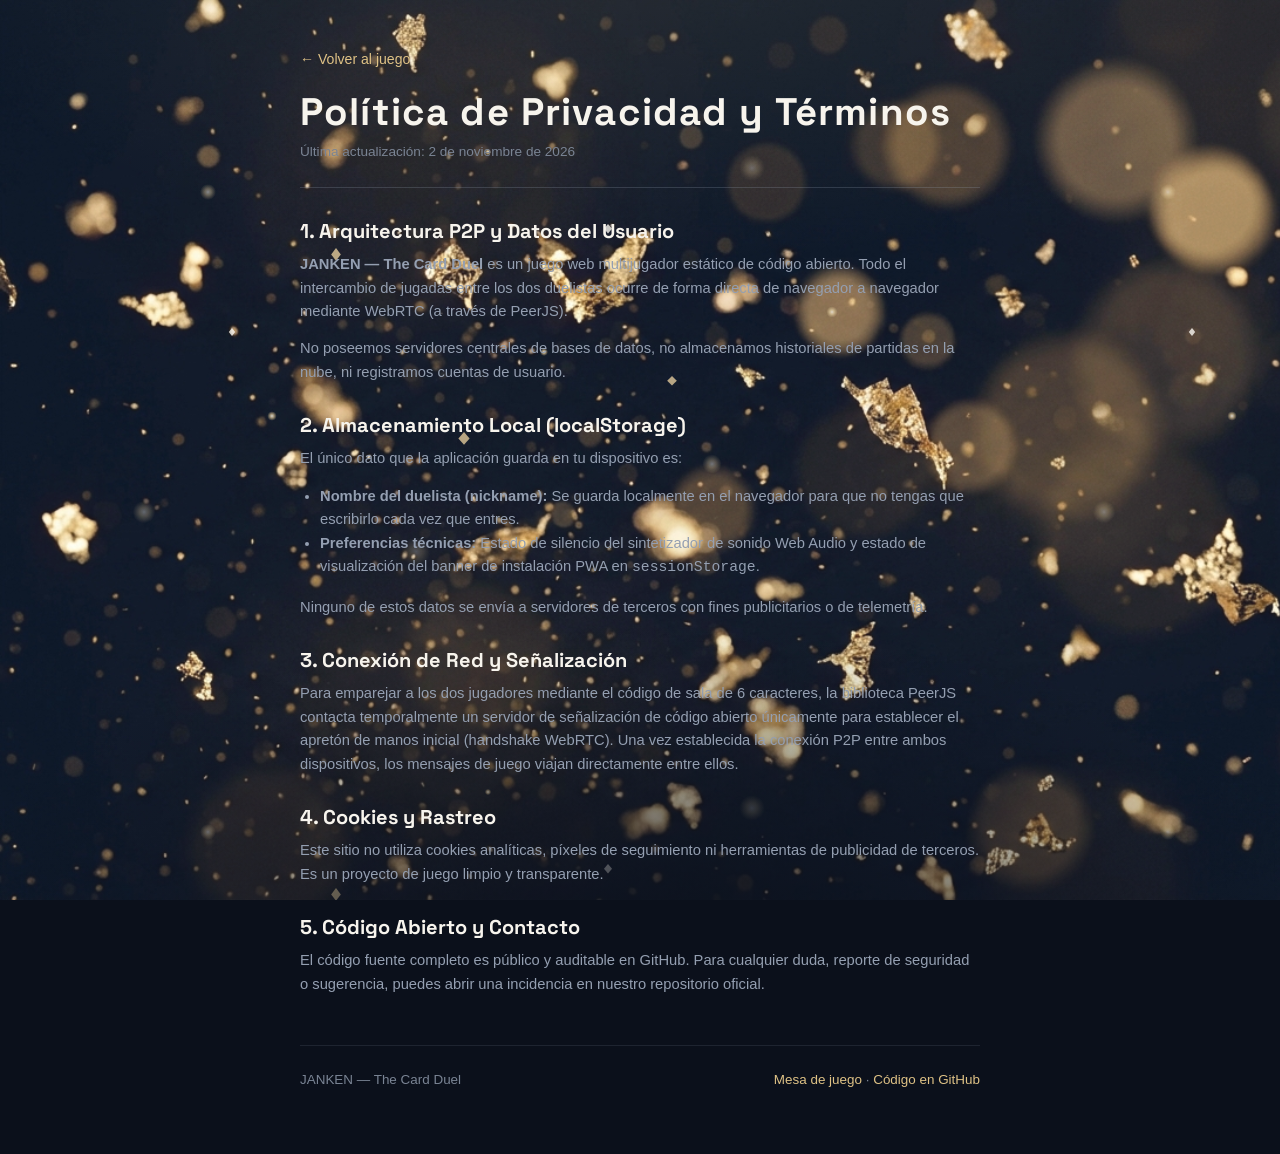
<file: privacidad.html>
<!doctype html>
<html lang="es">
<head>
  <meta charset="utf-8">
  <meta name="viewport" content="width=device-width, initial-scale=1, viewport-fit=cover">
  <title>Política de Privacidad | JANKEN — The Card Duel</title>
  <meta name="description" content="Política de privacidad de JANKEN — The Card Duel: juego 1v1 online P2P con WebRTC sin cuentas, sin cookies ni servidores de bases de datos.">
  <link rel="canonical" href="https://teverde29.github.io/janken-poker/privacidad.html">
  <link rel="sitemap" type="application/xml" title="Sitemap" href="sitemap.xml">

  <!-- Open Graph -->
  <meta property="og:type" content="article">
  <meta property="og:url" content="https://teverde29.github.io/janken-poker/privacidad.html">
  <meta property="og:title" content="Política de Privacidad | JANKEN — The Card Duel">
  <meta property="og:description" content="Información transparente sobre el uso de WebRTC P2P y almacenamiento local en JANKEN.">
  <meta property="og:image" content="https://teverde29.github.io/janken-poker/assets/icons/og-image.png">

  <!-- Twitter Card -->
  <meta name="twitter:card" content="summary">
  <meta name="twitter:title" content="Privacidad | JANKEN — The Card Duel">
  <meta name="twitter:description" content="Juego 1v1 online P2P sin recopilación de datos personales.">
  <meta name="twitter:image" content="https://teverde29.github.io/janken-poker/assets/icons/og-image.png">

  <link rel="icon" type="image/svg+xml" href="assets/icons/logo-emblem.svg">
  <meta name="theme-color" content="#0B101B">
  <link rel="preconnect" href="https://fonts.googleapis.com">
  <link rel="preconnect" href="https://fonts.gstatic.com" crossorigin>
  <link rel="stylesheet" href="https://fonts.googleapis.com/css2?family=Cormorant+Garamond:ital,wght@0,600;0,700;1,600&family=Space+Grotesk:wght@500;600;700&display=swap">
  <link rel="stylesheet" href="css/base.css">
  <link rel="stylesheet" href="css/screens.css">
  <style>
    .privacy-container {
      max-width: 720px;
      margin: 0 auto;
      padding: 3rem 1.25rem 4rem;
      color: var(--text-primary);
    }
    .privacy-header {
      margin-bottom: 2rem;
      border-bottom: 1px solid var(--border-medium);
      padding-bottom: 1.5rem;
    }
    .privacy-back {
      display: inline-flex;
      align-items: center;
      gap: 6px;
      font-size: 0.88rem;
      color: var(--brass-light);
      text-decoration: none;
      margin-bottom: 1.25rem;
      transition: color 150ms var(--ease-apple);
    }
    .privacy-back:hover {
      color: var(--text-ivory);
    }
    .privacy-title {
      font-family: var(--font-display);
      font-size: clamp(1.8rem, 4vw, 2.4rem);
      color: var(--text-ivory);
      letter-spacing: 0.03em;
      margin: 0 0 0.5rem;
    }
    .privacy-meta {
      font-size: 0.85rem;
      color: var(--text-muted);
    }
    .privacy-section {
      margin-bottom: 1.85rem;
    }
    .privacy-section h2 {
      font-family: var(--font-display);
      font-size: 1.25rem;
      color: var(--text-ivory);
      margin: 0 0 0.65rem;
    }
    .privacy-section p {
      font-size: 0.92rem;
      line-height: 1.6;
      color: var(--text-secondary);
      margin: 0 0 0.85rem;
    }
    .privacy-section ul {
      margin: 0 0 1rem;
      padding-left: 1.25rem;
      color: var(--text-secondary);
      font-size: 0.92rem;
      line-height: 1.6;
    }
    .privacy-footer {
      margin-top: 3rem;
      padding-top: 1.5rem;
      border-top: 1px solid var(--border-subtle);
      display: flex;
      justify-content: space-between;
      flex-wrap: wrap;
      gap: 1rem;
      font-size: 0.84rem;
      color: var(--text-muted);
    }
    .privacy-footer a {
      color: var(--brass-light);
      text-decoration: none;
    }
    .privacy-footer a:hover {
      text-decoration: underline;
    }
  </style>
</head>
<body>
  <div class="privacy-container">
    <header class="privacy-header">
      <a href="./" class="privacy-back">← Volver al juego</a>
      <h1 class="privacy-title">Política de Privacidad y Términos</h1>
      <p class="privacy-meta">Última actualización: 2 de noviembre de 2026</p>
    </header>

    <main>
      <section class="privacy-section">
        <h2>1. Arquitectura P2P y Datos del Usuario</h2>
        <p><strong>JANKEN — The Card Duel</strong> es un juego web multijugador estático de código abierto. Todo el intercambio de jugadas entre los dos duelistas ocurre de forma directa de navegador a navegador mediante WebRTC (a través de PeerJS).</p>
        <p>No poseemos servidores centrales de bases de datos, no almacenamos historiales de partidas en la nube, ni registramos cuentas de usuario.</p>
      </section>

      <section class="privacy-section">
        <h2>2. Almacenamiento Local (localStorage)</h2>
        <p>El único dato que la aplicación guarda en tu dispositivo es:</p>
        <ul>
          <li><strong>Nombre del duelista (nickname):</strong> Se guarda localmente en el navegador para que no tengas que escribirlo cada vez que entres.</li>
          <li><strong>Preferencias técnicas:</strong> Estado de silencio del sintetizador de sonido Web Audio y estado de visualización del banner de instalación PWA en <code>sessionStorage</code>.</li>
        </ul>
        <p>Ninguno de estos datos se envía a servidores de terceros con fines publicitarios o de telemetría.</p>
      </section>

      <section class="privacy-section">
        <h2>3. Conexión de Red y Señalización</h2>
        <p>Para emparejar a los dos jugadores mediante el código de sala de 6 caracteres, la biblioteca PeerJS contacta temporalmente un servidor de señalización de código abierto únicamente para establecer el apretón de manos inicial (handshake WebRTC). Una vez establecida la conexión P2P entre ambos dispositivos, los mensajes de juego viajan directamente entre ellos.</p>
      </section>

      <section class="privacy-section">
        <h2>4. Cookies y Rastreo</h2>
        <p>Este sitio no utiliza cookies analíticas, píxeles de seguimiento ni herramientas de publicidad de terceros. Es un proyecto de juego limpio y transparente.</p>
      </section>

      <section class="privacy-section">
        <h2>5. Código Abierto y Contacto</h2>
        <p>El código fuente completo es público y auditable en GitHub. Para cualquier duda, reporte de seguridad o sugerencia, puedes abrir una incidencia en nuestro repositorio oficial.</p>
      </section>
    </main>

    <footer class="privacy-footer">
      <span>JANKEN — The Card Duel</span>
      <div>
        <a href="./">Mesa de juego</a> · 
        <a href="https://github.com/TeVerde29/janken-poker" target="_blank" rel="noopener">Código en GitHub</a>
      </div>
    </footer>
  </div>
</body>
</html>
</file>
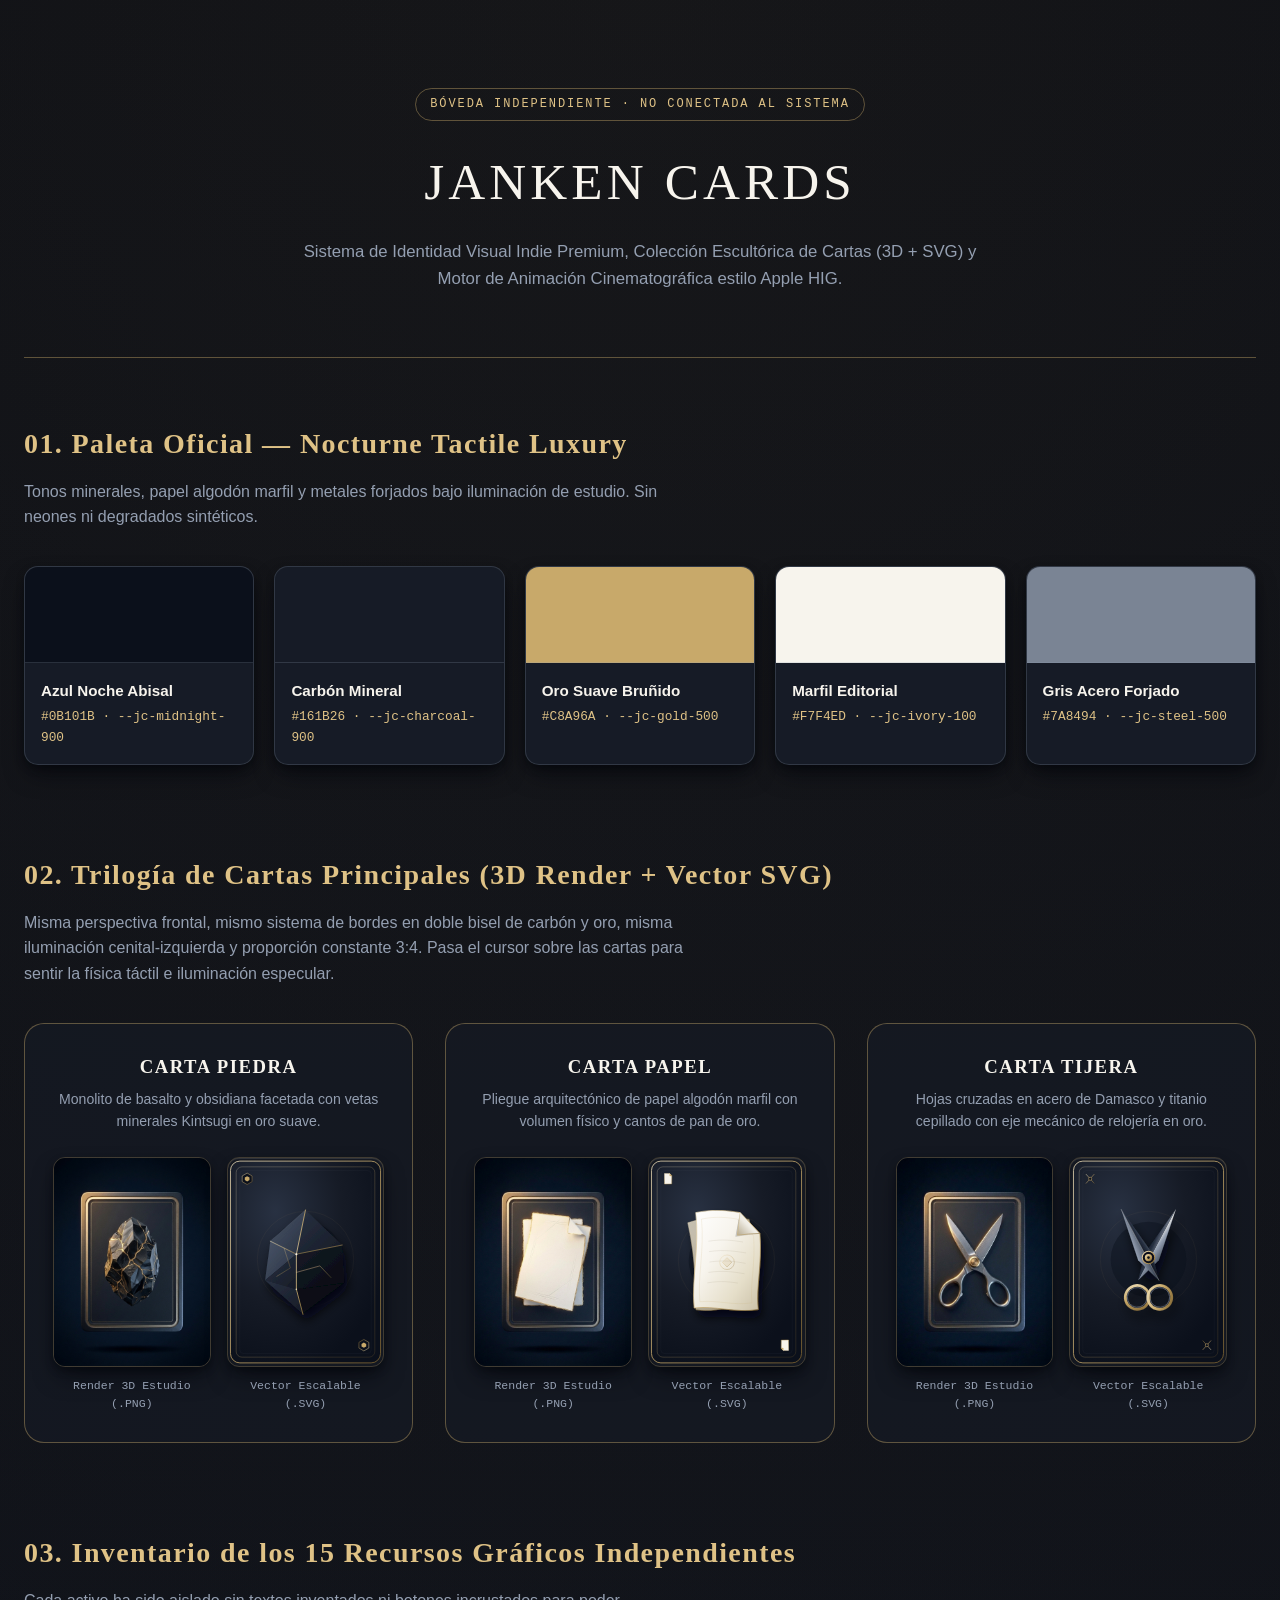
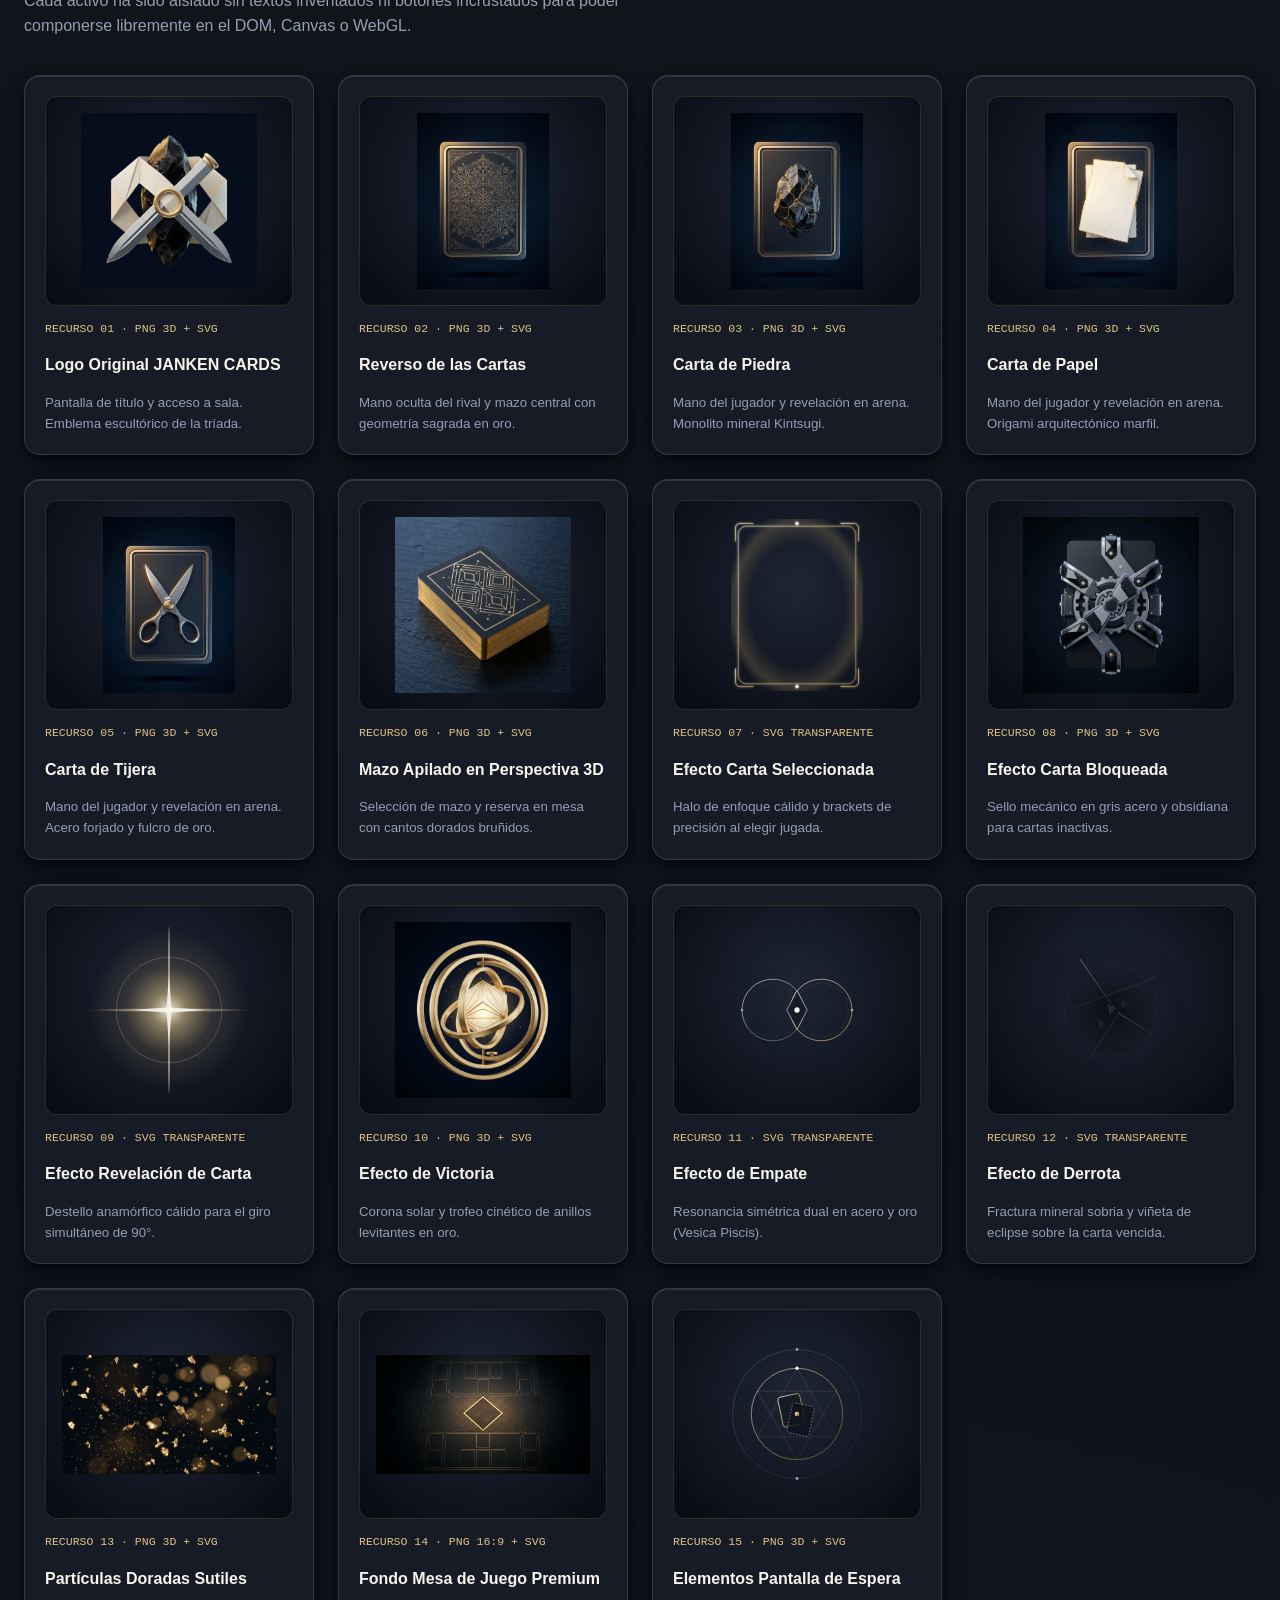
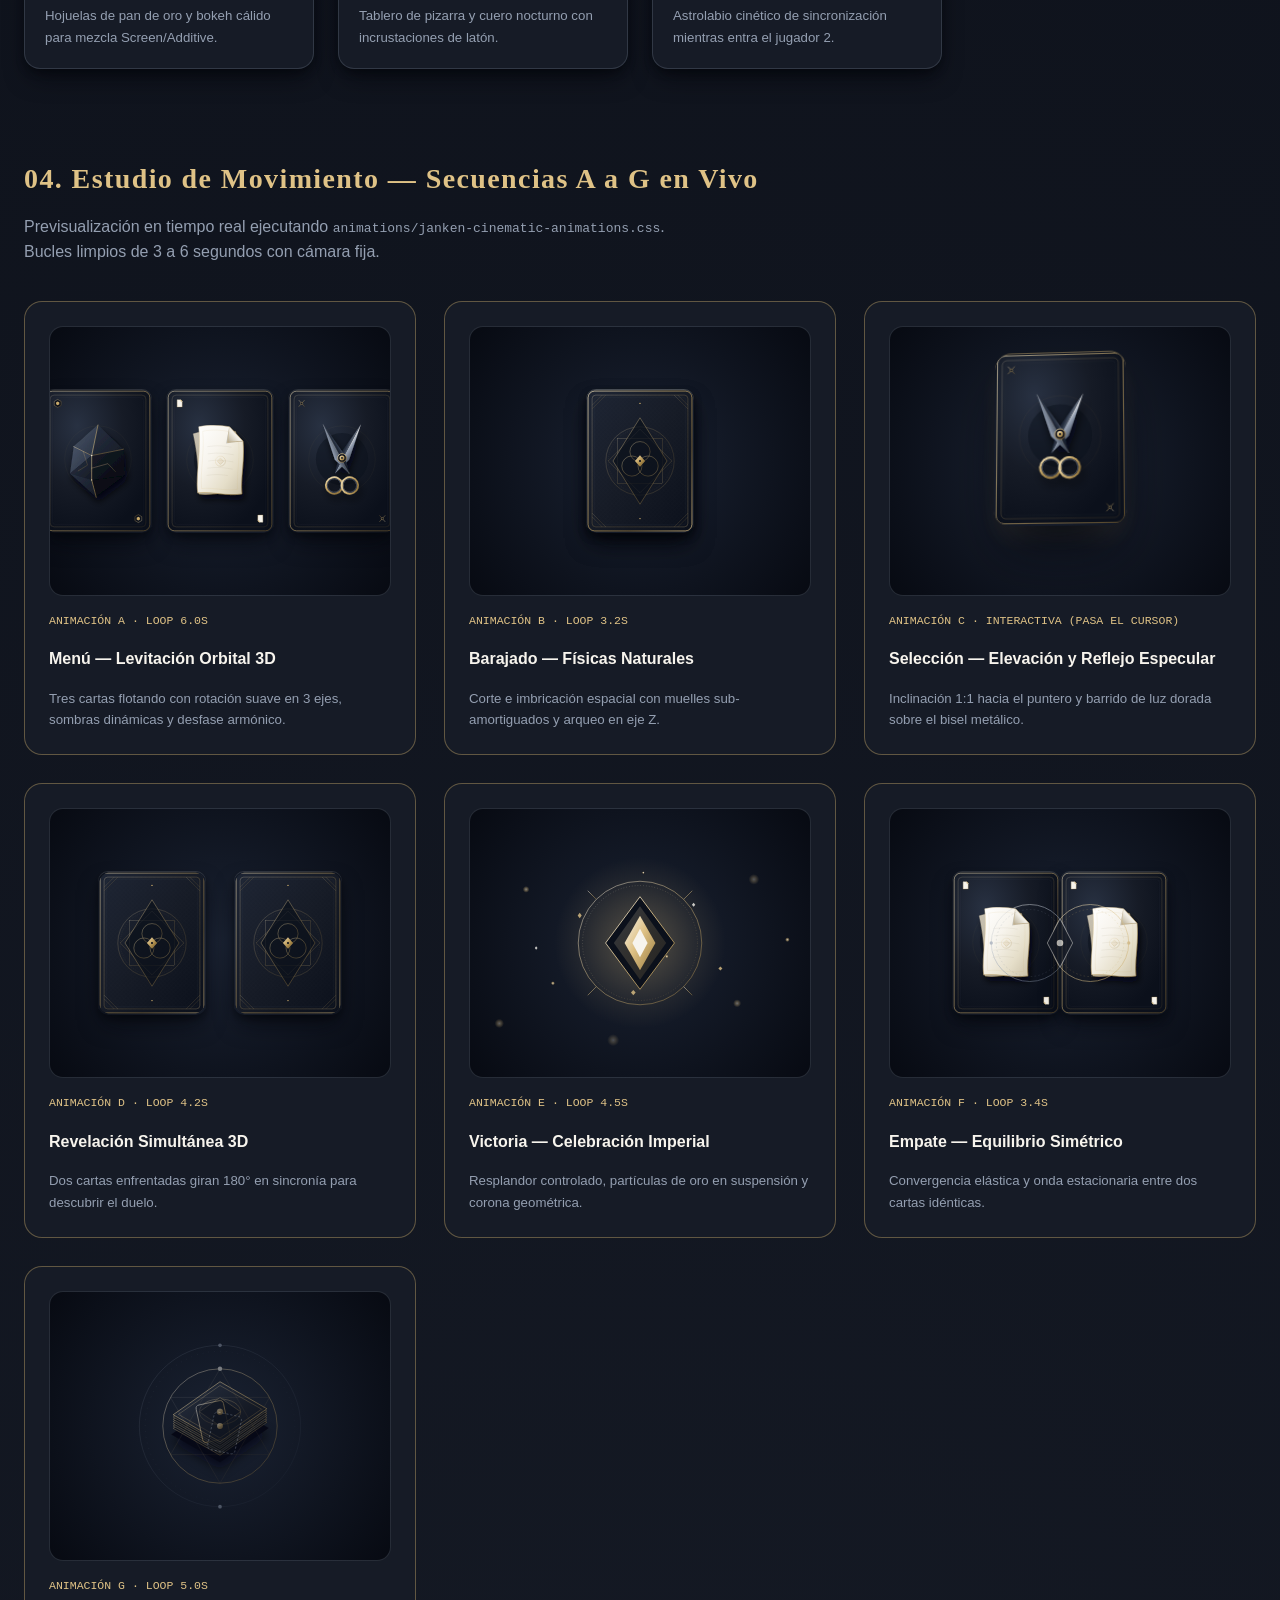
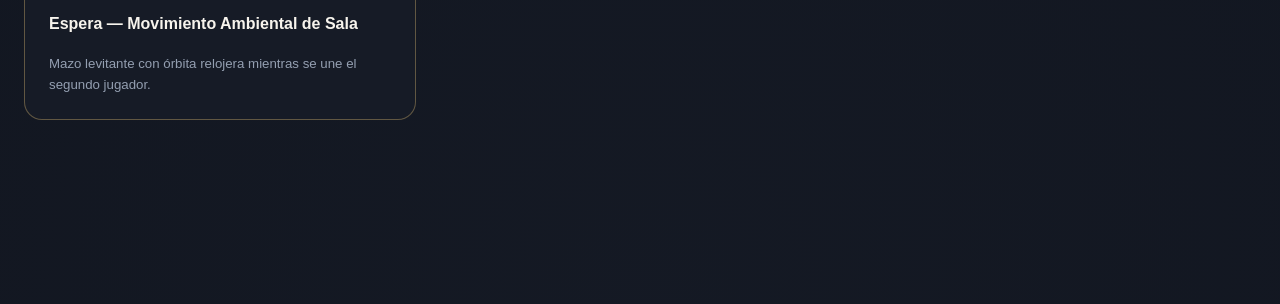
<file: janken-cards-art-pack/showcase.html>
<!DOCTYPE html>
<html lang="es">
<head>
  <meta charset="UTF-8" />
  <meta name="viewport" content="width=device-width, initial-scale=1.0" />
  <title>JANKEN CARDS — Art Direction & Asset Vault</title>
  <link rel="stylesheet" href="./design-system/tokens.css" />
  <link rel="stylesheet" href="./animations/janken-cinematic-animations.css" />
  <style>
    * { box-sizing: border-box; margin: 0; padding: 0; }
    body {
      background-color: var(--jc-midnight-950);
      background-image:
        radial-gradient(circle at 50% 0%, rgba(200, 169, 106, 0.08), transparent 55%),
        radial-gradient(circle at 50% 100%, rgba(22, 27, 38, 0.9), var(--jc-midnight-950));
      color: var(--jc-ivory-100);
      font-family: var(--jc-font-sans);
      line-height: 1.6;
      padding: 48px 24px 96px;
      -webkit-font-smoothing: antialiased;
    }
    .vault-container {
      max-width: 1280px;
      margin: 0 auto;
    }
    header.vault-header {
      text-align: center;
      padding: 40px 20px 64px;
      border-bottom: 1px solid var(--jc-gold-hairline);
      margin-bottom: 64px;
    }
    .vault-badge {
      display: inline-block;
      font-family: var(--jc-font-mono);
      font-size: 0.75rem;
      letter-spacing: 0.16em;
      color: var(--jc-gold-400);
      border: 1px solid var(--jc-gold-hairline);
      padding: 6px 14px;
      border-radius: 999px;
      margin-bottom: 20px;
    }
    h1 {
      font-family: var(--jc-font-display);
      font-size: clamp(2.2rem, 4vw, 3.5rem);
      font-weight: 500;
      letter-spacing: 0.08em;
      color: var(--jc-ivory-100);
      margin-bottom: 16px;
    }
    .subtitle {
      max-width: 680px;
      margin: 0 auto;
      color: var(--jc-steel-400);
      font-size: 1.05rem;
    }
    section {
      margin-bottom: 88px;
    }
    h2.section-title {
      font-family: var(--jc-font-display);
      font-size: 1.75rem;
      letter-spacing: 0.05em;
      color: var(--jc-gold-400);
      margin-bottom: 12px;
      display: flex;
      align-items: center;
      gap: 14px;
    }
    .section-desc {
      color: var(--jc-steel-400);
      margin-bottom: 36px;
      max-width: 75ch;
    }

    /* Paleta */
    .palette-grid {
      display: grid;
      grid-template-columns: repeat(auto-fit, minmax(210px, 1fr));
      gap: 20px;
    }
    .swatch-card {
      background: var(--jc-charcoal-900);
      border: 1px solid var(--jc-steel-hairline);
      border-radius: 14px;
      overflow: hidden;
      box-shadow: var(--jc-shadow-resting);
    }
    .swatch-color {
      height: 96px;
      border-bottom: 1px solid var(--jc-steel-hairline);
    }
    .swatch-info {
      padding: 16px;
    }
    .swatch-name {
      font-weight: 600;
      color: var(--jc-ivory-100);
      font-size: 0.95rem;
    }
    .swatch-hex {
      font-family: var(--jc-font-mono);
      font-size: 0.8rem;
      color: var(--jc-gold-400);
      margin-top: 4px;
    }

    /* Las 3 Cartas Principales */
    .hero-cards-grid {
      display: grid;
      grid-template-columns: repeat(auto-fit, minmax(320px, 1fr));
      gap: 32px;
    }
    .card-comparison-panel {
      background: rgba(22, 27, 38, 0.65);
      border: 1px solid var(--jc-gold-hairline);
      border-radius: 20px;
      padding: 28px;
      text-align: center;
    }
    .card-comparison-panel h3 {
      font-family: var(--jc-font-display);
      letter-spacing: 0.08em;
      color: var(--jc-ivory-100);
      margin-bottom: 6px;
    }
    .card-comparison-panel p {
      font-size: 0.88rem;
      color: var(--jc-steel-400);
      margin-bottom: 24px;
    }
    .dual-preview {
      display: grid;
      grid-template-columns: 1fr 1fr;
      gap: 16px;
      align-items: center;
    }
    .preview-item {
      display: flex;
      flex-direction: column;
      align-items: center;
      gap: 10px;
    }
    .preview-item img {
      width: 100%;
      aspect-ratio: 3 / 4;
      object-fit: cover;
      border-radius: 12px;
      box-shadow: var(--jc-shadow-resting);
      border: 1px solid rgba(200, 169, 106, 0.25);
    }
    .preview-tag {
      font-family: var(--jc-font-mono);
      font-size: 0.72rem;
      color: var(--jc-steel-400);
    }

    /* Catálogo de los 15 Recursos */
    .assets-catalog-grid {
      display: grid;
      grid-template-columns: repeat(auto-fill, minmax(275px, 1fr));
      gap: 24px;
    }
    .asset-tile {
      background: var(--jc-charcoal-900);
      border: 1px solid var(--jc-steel-hairline);
      border-radius: 16px;
      padding: 20px;
      display: flex;
      flex-direction: column;
      gap: 14px;
      box-shadow: var(--jc-shadow-resting);
    }
    .asset-stage {
      height: 210px;
      background: radial-gradient(circle at 50% 40%, #1E2534, #070A12);
      border-radius: 12px;
      border: 1px solid rgba(200, 169, 106, 0.18);
      display: flex;
      align-items: center;
      justify-content: center;
      padding: 16px;
      overflow: hidden;
      position: relative;
    }
    .asset-stage img {
      max-width: 100%;
      max-height: 100%;
      object-fit: contain;
    }
    .asset-num {
      font-family: var(--jc-font-mono);
      font-size: 0.72rem;
      color: var(--jc-gold-400);
    }
    .asset-title {
      font-weight: 600;
      font-size: 1rem;
      color: var(--jc-ivory-100);
    }
    .asset-meta {
      font-size: 0.83rem;
      color: var(--jc-steel-400);
    }

    /* Laboratorio de Animaciones A–G */
    .anim-lab-grid {
      display: grid;
      grid-template-columns: repeat(auto-fit, minmax(360px, 1fr));
      gap: 28px;
    }
    .anim-theater {
      background: var(--jc-charcoal-900);
      border: 1px solid var(--jc-gold-hairline);
      border-radius: 18px;
      padding: 24px;
      display: flex;
      flex-direction: column;
      gap: 16px;
    }
    .theater-viewport {
      height: 270px;
      background: radial-gradient(circle at 50% 50%, #1A2232, #070A12);
      border-radius: 14px;
      border: 1px solid var(--jc-steel-hairline);
      display: flex;
      align-items: center;
      justify-content: center;
      position: relative;
      overflow: hidden;
    }
    .mini-card {
      width: 108px;
      aspect-ratio: 3 / 4;
      border-radius: 10px;
      box-shadow: var(--jc-shadow-resting);
    }
  </style>
</head>
<body>
  <div class="vault-container">
    <header class="vault-header">
      <span class="vault-badge">BÓVEDA INDEPENDIENTE · NO CONECTADA AL SISTEMA</span>
      <h1>JANKEN CARDS</h1>
      <p class="subtitle">
        Sistema de Identidad Visual Indie Premium, Colección Escultórica de Cartas (3D + SVG) y Motor de Animación Cinematográfica estilo Apple HIG.
      </p>
    </header>

    <!-- 1. PALETA DE COLOR -->
    <section>
      <h2 class="section-title">01. Paleta Oficial — Nocturne Tactile Luxury</h2>
      <p class="section-desc">
        Tonos minerales, papel algodón marfil y metales forjados bajo iluminación de estudio. Sin neones ni degradados sintéticos.
      </p>
      <div class="palette-grid">
        <div class="swatch-card">
          <div class="swatch-color" style="background: #0B101B;"></div>
          <div class="swatch-info">
            <div class="swatch-name">Azul Noche Abisal</div>
            <div class="swatch-hex">#0B101B · --jc-midnight-900</div>
          </div>
        </div>
        <div class="swatch-card">
          <div class="swatch-color" style="background: #161B26;"></div>
          <div class="swatch-info">
            <div class="swatch-name">Carbón Mineral</div>
            <div class="swatch-hex">#161B26 · --jc-charcoal-900</div>
          </div>
        </div>
        <div class="swatch-card">
          <div class="swatch-color" style="background: #C8A96A;"></div>
          <div class="swatch-info">
            <div class="swatch-name">Oro Suave Bruñido</div>
            <div class="swatch-hex">#C8A96A · --jc-gold-500</div>
          </div>
        </div>
        <div class="swatch-card">
          <div class="swatch-color" style="background: #F7F4ED;"></div>
          <div class="swatch-info">
            <div class="swatch-name">Marfil Editorial</div>
            <div class="swatch-hex">#F7F4ED · --jc-ivory-100</div>
          </div>
        </div>
        <div class="swatch-card">
          <div class="swatch-color" style="background: #7A8494;"></div>
          <div class="swatch-info">
            <div class="swatch-name">Gris Acero Forjado</div>
            <div class="swatch-hex">#7A8494 · --jc-steel-500</div>
          </div>
        </div>
      </div>
    </section>

    <!-- 2. LAS TRES CARTAS PRINCIPALES -->
    <section>
      <h2 class="section-title">02. Trilogía de Cartas Principales (3D Render + Vector SVG)</h2>
      <p class="section-desc">
        Misma perspectiva frontal, mismo sistema de bordes en doble bisel de carbón y oro, misma iluminación cenital-izquierda y proporción constante 3:4. Pasa el cursor sobre las cartas para sentir la física táctil e iluminación especular.
      </p>
      <div class="hero-cards-grid">
        <!-- PIEDRA -->
        <div class="card-comparison-panel">
          <h3>CARTA PIEDRA</h3>
          <p>Monolito de basalto y obsidiana facetada con vetas minerales Kintsugi en oro suave.</p>
          <div class="dual-preview">
            <div class="preview-item">
              <img class="jc-anim-c-selectable js-tactile-card" src="./renders-3d/03-card-piedra.png" alt="Render 3D Carta Piedra" />
              <span class="preview-tag">Render 3D Estudio (.PNG)</span>
            </div>
            <div class="preview-item">
              <img class="jc-anim-c-selectable js-tactile-card" src="./svg-vectors/03-card-piedra.svg" alt="Vector SVG Carta Piedra" />
              <span class="preview-tag">Vector Escalable (.SVG)</span>
            </div>
          </div>
        </div>

        <!-- PAPEL -->
        <div class="card-comparison-panel">
          <h3>CARTA PAPEL</h3>
          <p>Pliegue arquitectónico de papel algodón marfil con volumen físico y cantos de pan de oro.</p>
          <div class="dual-preview">
            <div class="preview-item">
              <img class="jc-anim-c-selectable js-tactile-card" src="./renders-3d/04-card-papel.png" alt="Render 3D Carta Papel" />
              <span class="preview-tag">Render 3D Estudio (.PNG)</span>
            </div>
            <div class="preview-item">
              <img class="jc-anim-c-selectable js-tactile-card" src="./svg-vectors/04-card-papel.svg" alt="Vector SVG Carta Papel" />
              <span class="preview-tag">Vector Escalable (.SVG)</span>
            </div>
          </div>
        </div>

        <!-- TIJERA -->
        <div class="card-comparison-panel">
          <h3>CARTA TIJERA</h3>
          <p>Hojas cruzadas en acero de Damasco y titanio cepillado con eje mecánico de relojería en oro.</p>
          <div class="dual-preview">
            <div class="preview-item">
              <img class="jc-anim-c-selectable js-tactile-card" src="./renders-3d/05-card-tijera.png" alt="Render 3D Carta Tijera" />
              <span class="preview-tag">Render 3D Estudio (.PNG)</span>
            </div>
            <div class="preview-item">
              <img class="jc-anim-c-selectable js-tactile-card" src="./svg-vectors/05-card-tijera.svg" alt="Vector SVG Carta Tijera" />
              <span class="preview-tag">Vector Escalable (.SVG)</span>
            </div>
          </div>
        </div>
      </div>
    </section>

    <!-- 3. LOS 15 RECURSOS INDEPENDIENTES -->
    <section>
      <h2 class="section-title">03. Inventario de los 15 Recursos Gráficos Independientes</h2>
      <p class="section-desc">
        Cada activo ha sido aislado sin textos inventados ni botones incrustados para poder componerse libremente en el DOM, Canvas o WebGL.
      </p>
      <div class="assets-catalog-grid">
        <div class="asset-tile">
          <div class="asset-stage"><img src="./renders-3d/01-logo-emblem.png" alt="01 Logo" /></div>
          <span class="asset-num">RECURSO 01 · PNG 3D + SVG</span>
          <div class="asset-title">Logo Original JANKEN CARDS</div>
          <p class="asset-meta">Pantalla de título y acceso a sala. Emblema escultórico de la tríada.</p>
        </div>

        <div class="asset-tile">
          <div class="asset-stage"><img src="./renders-3d/02-card-back.png" alt="02 Reverso" /></div>
          <span class="asset-num">RECURSO 02 · PNG 3D + SVG</span>
          <div class="asset-title">Reverso de las Cartas</div>
          <p class="asset-meta">Mano oculta del rival y mazo central con geometría sagrada en oro.</p>
        </div>

        <div class="asset-tile">
          <div class="asset-stage"><img src="./renders-3d/03-card-piedra.png" alt="03 Piedra" /></div>
          <span class="asset-num">RECURSO 03 · PNG 3D + SVG</span>
          <div class="asset-title">Carta de Piedra</div>
          <p class="asset-meta">Mano del jugador y revelación en arena. Monolito mineral Kintsugi.</p>
        </div>

        <div class="asset-tile">
          <div class="asset-stage"><img src="./renders-3d/04-card-papel.png" alt="04 Papel" /></div>
          <span class="asset-num">RECURSO 04 · PNG 3D + SVG</span>
          <div class="asset-title">Carta de Papel</div>
          <p class="asset-meta">Mano del jugador y revelación en arena. Origami arquitectónico marfil.</p>
        </div>

        <div class="asset-tile">
          <div class="asset-stage"><img src="./renders-3d/05-card-tijera.png" alt="05 Tijera" /></div>
          <span class="asset-num">RECURSO 05 · PNG 3D + SVG</span>
          <div class="asset-title">Carta de Tijera</div>
          <p class="asset-meta">Mano del jugador y revelación en arena. Acero forjado y fulcro de oro.</p>
        </div>

        <div class="asset-tile">
          <div class="asset-stage"><img src="./renders-3d/06-deck-3d-stack.png" alt="06 Mazo 3D" /></div>
          <span class="asset-num">RECURSO 06 · PNG 3D + SVG</span>
          <div class="asset-title">Mazo Apilado en Perspectiva 3D</div>
          <p class="asset-meta">Selección de mazo y reserva en mesa con cantos dorados bruñidos.</p>
        </div>

        <div class="asset-tile">
          <div class="asset-stage"><img src="./svg-vectors/07-fx-card-selected.svg" alt="07 Seleccionada" /></div>
          <span class="asset-num">RECURSO 07 · SVG TRANSPARENTE</span>
          <div class="asset-title">Efecto Carta Seleccionada</div>
          <p class="asset-meta">Halo de enfoque cálido y brackets de precisión al elegir jugada.</p>
        </div>

        <div class="asset-tile">
          <div class="asset-stage"><img src="./renders-3d/08-fx-card-locked.png" alt="08 Bloqueada" /></div>
          <span class="asset-num">RECURSO 08 · PNG 3D + SVG</span>
          <div class="asset-title">Efecto Carta Bloqueada</div>
          <p class="asset-meta">Sello mecánico en gris acero y obsidiana para cartas inactivas.</p>
        </div>

        <div class="asset-tile">
          <div class="asset-stage"><img src="./svg-vectors/09-fx-card-reveal.svg" alt="09 Revelación" /></div>
          <span class="asset-num">RECURSO 09 · SVG TRANSPARENTE</span>
          <div class="asset-title">Efecto Revelación de Carta</div>
          <p class="asset-meta">Destello anamórfico cálido para el giro simultáneo de 90°.</p>
        </div>

        <div class="asset-tile">
          <div class="asset-stage"><img src="./renders-3d/10-fx-victory-crest.png" alt="10 Victoria" /></div>
          <span class="asset-num">RECURSO 10 · PNG 3D + SVG</span>
          <div class="asset-title">Efecto de Victoria</div>
          <p class="asset-meta">Corona solar y trofeo cinético de anillos levitantes en oro.</p>
        </div>

        <div class="asset-tile">
          <div class="asset-stage"><img src="./svg-vectors/11-fx-draw.svg" alt="11 Empate" /></div>
          <span class="asset-num">RECURSO 11 · SVG TRANSPARENTE</span>
          <div class="asset-title">Efecto de Empate</div>
          <p class="asset-meta">Resonancia simétrica dual en acero y oro (Vesica Piscis).</p>
        </div>

        <div class="asset-tile">
          <div class="asset-stage"><img src="./svg-vectors/12-fx-defeat.svg" alt="12 Derrota" /></div>
          <span class="asset-num">RECURSO 12 · SVG TRANSPARENTE</span>
          <div class="asset-title">Efecto de Derrota</div>
          <p class="asset-meta">Fractura mineral sobria y viñeta de eclipse sobre la carta vencida.</p>
        </div>

        <div class="asset-tile">
          <div class="asset-stage"><img src="./renders-3d/13-fx-gold-particles.png" alt="13 Partículas" /></div>
          <span class="asset-num">RECURSO 13 · PNG 3D + SVG</span>
          <div class="asset-title">Partículas Doradas Sutiles</div>
          <p class="asset-meta">Hojuelas de pan de oro y bokeh cálido para mezcla Screen/Additive.</p>
        </div>

        <div class="asset-tile">
          <div class="asset-stage"><img src="./renders-3d/14-bg-game-table.png" alt="14 Mesa" /></div>
          <span class="asset-num">RECURSO 14 · PNG 16:9 + SVG</span>
          <div class="asset-title">Fondo Mesa de Juego Premium</div>
          <p class="asset-meta">Tablero de pizarra y cuero nocturno con incrustaciones de latón.</p>
        </div>

        <div class="asset-tile">
          <div class="asset-stage"><img src="./svg-vectors/15-waiting-room-elements.svg" class="jc-anim-g-orbit" alt="15 Sala de Espera" /></div>
          <span class="asset-num">RECURSO 15 · PNG 3D + SVG</span>
          <div class="asset-title">Elementos Pantalla de Espera</div>
          <p class="asset-meta">Astrolabio cinético de sincronización mientras entra el jugador 2.</p>
        </div>
      </div>
    </section>

    <!-- 4. DEMO EN VIVO DE LAS 7 ANIMACIONES CINEMATOGRÁFICAS -->
    <section>
      <h2 class="section-title">04. Estudio de Movimiento — Secuencias A a G en Vivo</h2>
      <p class="section-desc">
        Previsualización en tiempo real ejecutando <code>animations/janken-cinematic-animations.css</code>. Bucles limpios de 3 a 6 segundos con cámara fija.
      </p>
      <div class="anim-lab-grid">
        <!-- ANIMACIÓN A -->
        <div class="anim-theater">
          <div class="theater-viewport jc-stage-3d" style="gap: 14px;">
            <img src="./svg-vectors/03-card-piedra.svg" class="mini-card jc-anim-a-card-1" alt="Piedra" />
            <img src="./svg-vectors/04-card-papel.svg" class="mini-card jc-anim-a-card-2" alt="Papel" />
            <img src="./svg-vectors/05-card-tijera.svg" class="mini-card jc-anim-a-card-3" alt="Tijera" />
          </div>
          <span class="asset-num">ANIMACIÓN A · LOOP 6.0S</span>
          <div class="asset-title">Menú — Levitación Orbital 3D</div>
          <p class="asset-meta">Tres cartas flotando con rotación suave en 3 ejes, sombras dinámicas y desfase armónico.</p>
        </div>

        <!-- ANIMACIÓN B -->
        <div class="anim-theater">
          <div class="theater-viewport jc-stage-3d">
            <img src="./svg-vectors/02-card-back.svg" class="mini-card jc-anim-b-deck-left" style="position:absolute;" alt="Mazo Izq" />
            <img src="./svg-vectors/02-card-back.svg" class="mini-card jc-anim-b-deck-right" style="position:absolute;" alt="Mazo Der" />
          </div>
          <span class="asset-num">ANIMACIÓN B · LOOP 3.2S</span>
          <div class="asset-title">Barajado — Físicas Naturales</div>
          <p class="asset-meta">Corte e imbricación espacial con muelles sub-amortiguados y arqueo en eje Z.</p>
        </div>

        <!-- ANIMACIÓN C -->
        <div class="anim-theater">
          <div class="theater-viewport jc-stage-3d">
            <div class="jc-card-actor jc-anim-c-selectable is-selected js-tactile-card" style="width: 124px;">
              <img src="./svg-vectors/05-card-tijera.svg" style="width:100%; height:100%; display:block;" alt="Tijera Seleccionada" />
            </div>
          </div>
          <span class="asset-num">ANIMACIÓN C · INTERACTIVA (PASA EL CURSOR)</span>
          <div class="asset-title">Selección — Elevación y Reflejo Especular</div>
          <p class="asset-meta">Inclinación 1:1 hacia el puntero y barrido de luz dorada sobre el bisel metálico.</p>
        </div>

        <!-- ANIMACIÓN D -->
        <div class="anim-theater">
          <div class="theater-viewport jc-stage-3d" style="gap: 28px;">
            <div class="mini-card jc-anim-d-flipper">
              <img src="./svg-vectors/02-card-back.svg" class="jc-card-face-back" style="width:100%;height:100%;" alt="Dorso" />
              <img src="./svg-vectors/03-card-piedra.svg" class="jc-card-face-front" style="width:100%;height:100%;" alt="Piedra" />
            </div>
            <div class="mini-card jc-anim-d-flipper">
              <img src="./svg-vectors/02-card-back.svg" class="jc-card-face-back" style="width:100%;height:100%;" alt="Dorso" />
              <img src="./svg-vectors/05-card-tijera.svg" class="jc-card-face-front" style="width:100%;height:100%;" alt="Tijera" />
            </div>
          </div>
          <span class="asset-num">ANIMACIÓN D · LOOP 4.2S</span>
          <div class="asset-title">Revelación Simultánea 3D</div>
          <p class="asset-meta">Dos cartas enfrentadas giran 180° en sincronía para descubrir el duelo.</p>
        </div>

        <!-- ANIMACIÓN E -->
        <div class="anim-theater">
          <div class="theater-viewport">
            <img src="./svg-vectors/13-fx-gold-particles.svg" style="position:absolute; inset:0; width:100%; height:100%; object-fit:cover;" alt="Partículas" />
            <img src="./svg-vectors/10-fx-victory.svg" class="jc-anim-e-victory" style="width: 190px; height: 190px;" alt="Victoria" />
          </div>
          <span class="asset-num">ANIMACIÓN E · LOOP 4.5S</span>
          <div class="asset-title">Victoria — Celebración Imperial</div>
          <p class="asset-meta">Resplandor controlado, partículas de oro en suspensión y corona geométrica.</p>
        </div>

        <!-- ANIMACIÓN F -->
        <div class="anim-theater">
          <div class="theater-viewport jc-stage-3d">
            <img src="./svg-vectors/11-fx-draw.svg" style="position:absolute; width:220px; opacity:0.65;" alt="Empate FX" />
            <img src="./svg-vectors/04-card-papel.svg" class="mini-card jc-anim-f-left" alt="Papel 1" />
            <img src="./svg-vectors/04-card-papel.svg" class="mini-card jc-anim-f-right" alt="Papel 2" />
          </div>
          <span class="asset-num">ANIMACIÓN F · LOOP 3.4S</span>
          <div class="asset-title">Empate — Equilibrio Simétrico</div>
          <p class="asset-meta">Convergencia elástica y onda estacionaria entre dos cartas idénticas.</p>
        </div>

        <!-- ANIMACIÓN G -->
        <div class="anim-theater">
          <div class="theater-viewport">
            <img src="./svg-vectors/15-waiting-room-elements.svg" class="jc-anim-g-orbit" style="position:absolute; width: 220px; opacity: 0.45;" alt="Astrolabio" />
            <img src="./svg-vectors/06-deck-3d-stack.svg" class="jc-anim-g-waiting" style="width: 150px;" alt="Mazo en espera" />
          </div>
          <span class="asset-num">ANIMACIÓN G · LOOP 5.0S</span>
          <div class="asset-title">Espera — Movimiento Ambiental de Sala</div>
          <p class="asset-meta">Mazo levitante con órbita relojera mientras se une el segundo jugador.</p>
        </div>
      </div>
    </section>
  </div>

  <script type="module">
    import { attachTactileCardPhysics } from './animations/janken-spring-physics.js';
    document.querySelectorAll('.js-tactile-card').forEach((el) => {
      attachTactileCardPhysics(el);
    });
  </script>
</body>
</html>
</file>
<file: css/base.css>
/* base.css — JANKEN CARDS Visual Design System (Nocturne Tactile Luxury & Apple HIG)
   Paleta: Azul Noche (#0B101B) · Carbón (#161B26) · Oro Suave (#C8A96A) · Marfil (#F7F4ED) · Gris Acero (#7A8494)
*/

:root {
  /* Sistema de Tokens Oficial — JANKEN CARDS */
  --jc-midnight-950: #070A12;
  --jc-midnight-900: #0B101B;
  --jc-midnight-800: #111827;

  --jc-charcoal-900: #161B26;
  --jc-charcoal-800: #1E2534;
  --jc-charcoal-700: #283142;

  --jc-gold-500: #C8A96A;
  --jc-gold-400: #DFC286;
  --jc-gold-300: #EFE0BB;
  --jc-gold-glow: rgba(200, 169, 106, 0.28);
  --jc-gold-hairline: rgba(200, 169, 106, 0.42);

  --jc-ivory-100: #F7F4ED;
  --jc-ivory-200: #EDE7DA;
  --jc-ivory-300: #D5CCB9;

  --jc-steel-400: #949FB1;
  --jc-steel-500: #7A8494;
  --jc-steel-600: #566070;
  --jc-steel-hairline: rgba(148, 159, 177, 0.22);

  /* Mapeo de Superficies y Fondos del Sistema */
  --bg-obsidian: var(--jc-midnight-900);
  --bg-table-felt: #0E1422;
  --bg-surface: var(--jc-charcoal-900);
  --bg-surface-elevated: var(--jc-charcoal-800);
  --bg-hover: var(--jc-charcoal-700);

  /* Bordes de precisión y filetes metálicos */
  --border-subtle: rgba(148, 159, 177, 0.14);
  --border-medium: rgba(148, 159, 177, 0.24);
  --border-brass: var(--jc-gold-hairline);
  --border-brass-bright: var(--jc-gold-500);

  /* Tipografía y lectura (Marfil y Gris Acero) */
  --text-ivory: var(--jc-ivory-100);
  --text-primary: var(--jc-ivory-100);
  --text-secondary: var(--jc-steel-400);
  --text-muted: var(--jc-steel-500);

  /* Acento de Oro Suave / Soft Gold */
  --brass: var(--jc-gold-500);
  --brass-light: var(--jc-gold-400);
  --brass-dark: #8A6E36;
  --brass-ink: #070A12;
  --brass-glow: var(--jc-gold-glow);
  --brass-surface: rgba(200, 169, 106, 0.12);

  /* Semántica de Resolución (Victoria en Oro Imperial, Empate en Acero, Derrota en Carmesí Mineral) */
  --win-emerald: #C8A96A;
  --win-surface: rgba(200, 169, 106, 0.16);
  --lose-ruby: #B85D5D;
  --lose-surface: rgba(184, 93, 93, 0.14);
  --tie-slate: #949FB1;
  --tie-surface: rgba(148, 159, 177, 0.15);

  /* Fuentes Editoriales y Ópticas */
  --font-serif: 'Cormorant Garamond', 'Cinzel', Garamond, 'Times New Roman', serif;
  --font-display: 'Space Grotesk', -apple-system, BlinkMacSystemFont, 'SF Pro Display', sans-serif;
  --font-body: -apple-system, BlinkMacSystemFont, 'SF Pro Text', 'Segoe UI', Roboto, sans-serif;

  /* Radios y proporciones (Cartas 3:4 unificadas) */
  --card-aspect: 3 / 4;
  --radius-xs: 6px;
  --radius-sm: 10px;
  --radius: 14px;
  --radius-lg: 20px;
  --radius-full: 9999px;

  /* Iluminación Cinematográfica y Sombras Físicas */
  --shadow-subtle:
    0 8px 20px -4px rgba(4, 6, 11, 0.65),
    inset 0 1px 0 0 rgba(247, 244, 237, 0.06);
  --shadow-card:
    0 14px 30px -6px rgba(4, 6, 11, 0.82),
    0 4px 10px -2px rgba(4, 6, 11, 0.65),
    inset 0 1px 0 0 rgba(247, 244, 237, 0.14);
  --shadow-card-elevated:
    0 28px 50px -12px rgba(4, 6, 11, 0.92),
    0 12px 24px -4px rgba(200, 169, 106, 0.22),
    inset 0 1px 0 0 rgba(200, 169, 106, 0.45);
  --shadow-modal:
    0 28px 64px -8px rgba(4, 6, 11, 0.9),
    inset 0 1px 0 0 rgba(200, 169, 106, 0.2);
  --focus-ring: 0 0 0 2px var(--bg-obsidian), 0 0 0 4px var(--brass);

  /* Física de Movimiento (Apple Fluid Interface Springs) */
  --ease-apple: cubic-bezier(0.22, 1, 0.36, 1);
  --ease-bounce: cubic-bezier(0.34, 1.45, 0.64, 1);
  --jc-spring-critically-damped: cubic-bezier(0.22, 1, 0.36, 1);
  --jc-spring-underdamped: cubic-bezier(0.34, 1.45, 0.64, 1);
  --jc-spring-heavy-stone: cubic-bezier(0.16, 1, 0.3, 1);
}

*,
*::before,
*::after {
  box-sizing: border-box;
}

* {
  margin: 0;
}

html {
  -webkit-text-size-adjust: 100%;
  text-size-adjust: 100%;
  color-scheme: dark;
}

body {
  min-height: 100vh;
  min-height: 100dvh;
  font-family: var(--font-body);
  font-size: 15px;
  line-height: 1.5;
  color: var(--text-primary);
  background-color: var(--bg-obsidian);
  background-image:
    radial-gradient(95% 60% at 50% -8%, rgba(200, 169, 106, 0.12), transparent 62%),
    radial-gradient(90% 60% at 50% 108%, rgba(11, 16, 27, 0.92), transparent 65%),
    url('../assets/icons/fx-gold-particles.svg'),
    url('../assets/renders/13-fx-gold-particles.png');
  background-size: 100% 100%, 100% 100%, 960px auto, cover;
  background-blend-mode: normal, normal, screen, screen;
  background-attachment: fixed;
  overflow-x: hidden;
  -webkit-tap-highlight-color: transparent;
  -webkit-font-smoothing: antialiased;
}

img,
svg {
  display: block;
  max-width: 100%;
}

button,
input {
  font: inherit;
  color: inherit;
}

button {
  cursor: pointer;
  touch-action: manipulation;
}

[hidden] {
  display: none !important;
}

h1, h2, h3, h4 {
  line-height: 1.15;
  color: var(--text-primary);
}

.visually-hidden {
  position: absolute !important;
  width: 1px;
  height: 1px;
  padding: 0;
  margin: -1px;
  overflow: hidden;
  clip: rect(0 0 0 0);
  white-space: nowrap;
  border: 0;
}

/* ---------------------------------------------------------------- Botones */

.btn {
  display: inline-flex;
  align-items: center;
  justify-content: center;
  gap: 0.5rem;
  min-height: 46px;
  padding: 0.7rem 1.35rem;
  border: 1px solid transparent;
  border-radius: var(--radius);
  font-family: var(--font-display);
  font-weight: 600;
  font-size: 0.95rem;
  letter-spacing: 0.02em;
  transition: transform 140ms var(--ease-apple),
              background-color 160ms ease,
              border-color 160ms ease,
              box-shadow 160ms ease,
              opacity 160ms ease;
  user-select: none;
}

.btn:focus-visible,
.btn-pill:focus-visible,
.btn-icon-only:focus-visible {
  outline: none;
  box-shadow: var(--focus-ring);
}

.btn:active:not(:disabled) {
  transform: scale(0.98);
}

.btn:disabled {
  cursor: not-allowed;
  opacity: 0.42;
}

/* Botón Primario: Latón Cepillado (Brass) */
.btn--primary {
  background-color: var(--brass);
  color: var(--brass-ink);
  box-shadow: 0 4px 14px var(--brass-glow);
  border-top-color: rgba(255, 255, 255, 0.2);
}

.btn--primary:hover:not(:disabled) {
  background-color: var(--brass-light);
  box-shadow: 0 6px 20px rgba(185, 154, 99, 0.35);
  transform: translateY(-1px);
}

/* Botón Secundario: Superficie Oscura Refinada */
.btn--secondary {
  background-color: rgba(233, 227, 214, 0.04);
  border-color: var(--border-medium);
  color: var(--text-ivory);
}

.btn--secondary:hover:not(:disabled) {
  background-color: rgba(233, 227, 214, 0.08);
  border-color: var(--border-brass);
  transform: translateY(-1px);
}

/* Botón Fantasma */
.btn--ghost {
  background-color: transparent;
  color: var(--text-secondary);
}

.btn--ghost:hover:not(:disabled) {
  color: var(--text-ivory);
  background-color: rgba(233, 227, 214, 0.04);
}

.btn--block {
  width: 100%;
}

.btn--lg {
  min-height: 52px;
  font-size: 1.05rem;
}

.btn--sm {
  min-height: 36px;
  padding: 0.4rem 0.95rem;
  font-size: 0.85rem;
}

.btn-icon {
  width: 17px;
  height: 17px;
}

/* Botón pastilla para acciones discretas */
.btn-pill {
  display: inline-flex;
  align-items: center;
  gap: 0.35rem;
  padding: 0.32rem 0.75rem;
  border: 1px solid var(--border-subtle);
  border-radius: var(--radius-full);
  background-color: rgba(233, 227, 214, 0.03);
  color: var(--text-secondary);
  font-size: 0.78rem;
  font-weight: 500;
  transition: all 140ms var(--ease-apple);
}

.btn-pill:hover {
  color: var(--text-ivory);
  border-color: var(--border-brass);
  background-color: var(--brass-surface);
}

.btn-pill .pill-icon {
  width: 13px;
  height: 13px;
}

.btn-icon-only {
  display: grid;
  place-items: center;
  width: 36px;
  height: 36px;
  padding: 0;
  border: 1px solid var(--border-subtle);
  border-radius: var(--radius-sm);
  background: rgba(233, 227, 214, 0.02);
  color: var(--text-secondary);
  transition: all 140ms ease;
}

.btn-icon-only svg {
  width: 16px;
  height: 16px;
}

.btn-icon-only:hover {
  color: var(--text-ivory);
  border-color: var(--border-brass);
  background: var(--brass-surface);
}

/* ---------------------------------------------------------------- Campos */

.field-group {
  display: flex;
  flex-direction: column;
}

.field-label {
  display: block;
  margin-bottom: 0.45rem;
  font-size: 0.78rem;
  font-weight: 600;
  color: var(--text-secondary);
  letter-spacing: 0.06em;
  text-transform: uppercase;
}

.input {
  width: 100%;
  min-height: 48px;
  padding: 0.75rem 1rem;
  border: 1px solid var(--border-medium);
  border-radius: var(--radius);
  background: var(--bg-surface);
  color: var(--text-ivory);
  font-size: 1rem;
  transition: border-color 160ms ease, box-shadow 160ms ease, background-color 160ms ease;
}

.input::placeholder {
  color: var(--text-muted);
}

.input:hover {
  border-color: rgba(233, 227, 214, 0.25);
}

.input:focus-visible {
  outline: none;
  border-color: var(--brass);
  box-shadow: 0 0 0 3px var(--brass-surface);
  background: var(--bg-surface-elevated);
}

.field-error {
  min-height: 1.3em;
  margin-top: 0.35rem;
  font-size: 0.82rem;
  color: var(--lose-ruby);
}

.hint {
  font-size: 0.85rem;
  color: var(--text-secondary);
  text-align: center;
}
</file>
<file: css/screens.css>
/* screens.css — bienvenida, lobby, modos de mazo, antesala face-off y fin de partida */

#app {
  min-height: 100vh;
  min-height: 100dvh;
}

.screen {
  min-height: 100vh;
  min-height: 100dvh;
  padding: max(20px, env(safe-area-inset-top)) 20px max(20px, env(safe-area-inset-bottom));
}

.screen--center {
  display: grid;
  place-items: center;
}

.panel {
  width: 100%;
  max-width: 440px;
  display: flex;
  flex-direction: column;
  gap: 1.35rem;
  text-align: center;
}

.form {
  display: flex;
  flex-direction: column;
  gap: 0.85rem;
  text-align: left;
}

.eyebrow {
  font-family: var(--font-display);
  font-size: 0.72rem;
  font-weight: 600;
  letter-spacing: 0.18em;
  text-transform: uppercase;
  color: var(--brass);
}

.section-heading {
  display: flex;
  flex-direction: column;
  gap: 0.35rem;
}

.section-title {
  font-family: var(--font-serif);
  font-size: clamp(1.75rem, 6.5vw, 2.35rem);
  font-weight: 700;
  letter-spacing: -0.01em;
  color: var(--text-ivory);
}

.section-desc {
  font-size: 0.875rem;
  color: var(--text-secondary);
  line-height: 1.45;
}

/* ------------------------------------------------------------------ 1. Login */

.panel--login {
  gap: 1.85rem;
}

.brand-hero {
  display: flex;
  flex-direction: column;
  align-items: center;
  gap: 0.85rem;
}

.brand-emblem-wrap {
  position: relative;
  display: flex;
  align-items: center;
  justify-content: center;
  width: 96px;
  height: 96px;
  border-radius: 50%;
  background: radial-gradient(circle, rgba(200, 169, 106, 0.22), transparent 72%);
  margin-bottom: -0.15rem;
}

.brand-emblem-3d {
  width: 72px;
  height: 72px;
  border-radius: 50%;
  object-fit: cover;
  box-shadow: 0 10px 26px rgba(4, 6, 11, 0.9), 0 0 0 1px rgba(200, 169, 106, 0.45);
  z-index: 2;
}

.brand-emblem-ring {
  position: absolute;
  inset: 0;
  width: 100%;
  height: 100%;
  opacity: 0.78;
  pointer-events: none;
  z-index: 1;
}

.brand-deck-preview {
  position: relative;
  display: flex;
  justify-content: center;
  align-items: flex-end;
  height: 146px;
  margin-bottom: 0.5rem;
  perspective: 1200px;
  transform-style: preserve-3d;
}

.hero-card-3d {
  position: relative;
  width: 94px;
  aspect-ratio: var(--card-aspect, 3 / 4);
  border-radius: 10px;
  overflow: hidden;
  box-shadow: var(--shadow-card);
  border: 1px solid rgba(200, 169, 106, 0.42);
  transform-style: preserve-3d;
  will-change: transform;
}

.hero-card-render {
  width: 100%;
  height: 100%;
  object-fit: cover;
  display: block;
}

.hero-card-glyph {
  position: absolute;
  bottom: 6px;
  right: 6px;
  width: 22px;
  height: 29px;
  border-radius: 4px;
  opacity: 0.9;
  box-shadow: 0 2px 8px rgba(4, 6, 11, 0.85);
  pointer-events: none;
}

.hero-card--left {
  margin-right: -14px;
  z-index: 1;
}

.hero-card--center {
  z-index: 3;
  box-shadow: 0 22px 44px rgba(4, 6, 11, 0.92), 0 0 28px rgba(200, 169, 106, 0.25);
}

.hero-card--right {
  margin-left: -14px;
  z-index: 2;
}

.brand-titles {
  display: flex;
  flex-direction: column;
  align-items: center;
  gap: 0.1rem;
}

.brand-title {
  font-family: var(--font-serif);
  font-size: clamp(2.4rem, 11vw, 3.4rem);
  font-weight: 700;
  letter-spacing: 0.08em;
  color: var(--text-ivory);
  line-height: 1;
}

.brand-subtitle {
  font-family: var(--font-display);
  font-size: 0.76rem;
  font-weight: 700;
  letter-spacing: 0.28em;
  color: var(--brass);
}

.brand-tagline {
  font-size: 0.92rem;
  color: var(--text-secondary);
  max-width: 290px;
  line-height: 1.4;
}

/* --------------------------------------------------- 2. Lobby Editorial */

.panel--menu {
  gap: 1.35rem;
}

.lobby-header {
  display: flex;
  align-items: center;
  justify-content: space-between;
  padding: 0.85rem 1.1rem;
  border: 1px solid var(--border-subtle);
  border-radius: var(--radius);
  background: var(--bg-surface);
}

.duel-user-badge {
  display: flex;
  align-items: center;
  gap: 0.75rem;
  text-align: left;
}

.user-status-dot {
  width: 8px;
  height: 8px;
  border-radius: 50%;
  background: var(--win-emerald);
  box-shadow: 0 0 8px rgba(56, 161, 105, 0.6);
  flex-shrink: 0;
}

.user-meta {
  display: flex;
  flex-direction: column;
}

.user-role-label {
  font-size: 0.68rem;
  font-weight: 600;
  letter-spacing: 0.12em;
  text-transform: uppercase;
  color: var(--text-muted);
}

.user-name {
  font-family: var(--font-display);
  font-size: 1.1rem;
  font-weight: 600;
  color: var(--text-ivory);
  max-width: 210px;
  overflow: hidden;
  text-overflow: ellipsis;
  white-space: nowrap;
}

.lobby-header-actions {
  display: flex;
  align-items: center;
  gap: 0.45rem;
}

.btn-pill--install {
  border-color: var(--border-brass);
  color: var(--brass-light);
  background-color: var(--brass-surface);
}

.btn-pill--install:hover {
  background-color: var(--brass);
  color: var(--brass-ink);
}

.lobby-actions {
  display: flex;
  flex-direction: column;
  gap: 0.85rem;
}

/* Escenario 3D de Colección y Mazo en el Lobby */
.lobby-showcase {
  display: flex;
  align-items: center;
  justify-content: space-between;
  gap: 1rem;
  padding: 1rem 1.25rem;
  border-radius: var(--radius-lg);
  border: 1px solid var(--border-brass);
  background:
    radial-gradient(circle at 25% 50%, rgba(200, 169, 106, 0.15), transparent 65%),
    linear-gradient(135deg, rgba(22, 27, 38, 0.92), rgba(11, 16, 27, 0.96));
  box-shadow: var(--shadow-subtle);
  overflow: hidden;
}

.lobby-deck-display {
  position: relative;
  width: 112px;
  height: 112px;
  display: grid;
  place-items: center;
  flex-shrink: 0;
}

.lobby-deck-3d {
  width: 88px;
  height: 88px;
  border-radius: 14px;
  object-fit: cover;
  box-shadow: 0 12px 26px rgba(4, 6, 11, 0.88), 0 0 0 1px rgba(200, 169, 106, 0.4);
  z-index: 2;
}

.lobby-deck-svg-ring {
  position: absolute;
  inset: -12px;
  width: 136px;
  height: 136px;
  opacity: 0.55;
  pointer-events: none;
  z-index: 1;
}

.lobby-collection-trio {
  display: flex;
  align-items: center;
  justify-content: center;
  gap: 8px;
  perspective: 900px;
}

.lobby-trio-card {
  width: 62px;
  aspect-ratio: 3 / 4;
  border-radius: 8px;
  object-fit: cover;
  border: 1px solid rgba(200, 169, 106, 0.4);
  box-shadow: var(--shadow-card);
}

.btn--hero {
  display: flex;
  align-items: center;
  justify-content: space-between;
  min-height: 68px;
  padding: 0.9rem 1.35rem;
  text-align: left;
}

.btn-hero-content {
  display: flex;
  flex-direction: column;
  gap: 0.15rem;
}

.btn-hero-title {
  font-size: 1.15rem;
  font-weight: 700;
  letter-spacing: 0.02em;
}

.btn-hero-desc {
  font-size: 0.76rem;
  font-weight: 500;
  opacity: 0.84;
}

.btn-hero-arrow {
  font-family: var(--font-display);
  font-size: 1.35rem;
  font-weight: 700;
  transition: transform 180ms ease;
}

.btn--hero:hover .btn-hero-arrow {
  transform: translateX(3px);
}

.join-drawer {
  display: flex;
  flex-direction: column;
  gap: 0.65rem;
}

.btn--secondary .chevron-icon {
  width: 16px;
  height: 16px;
  margin-left: auto;
  transition: transform 200ms ease;
}

.btn--secondary[aria-expanded="true"] .chevron-icon {
  transform: rotate(180deg);
}

.join-form {
  padding: 1.1rem;
  border: 1px solid var(--border-subtle);
  border-radius: var(--radius);
  background: var(--bg-surface);
  text-align: left;
  animation: screenFadeIn 220ms var(--ease-apple);
}

.join-row {
  display: flex;
  gap: 0.5rem;
}

.input--code {
  flex: 1;
  min-width: 0;
  font-family: var(--font-display);
  font-weight: 700;
  font-size: 1.3rem;
  letter-spacing: 0.28em;
  text-transform: uppercase;
  text-align: center;
}

.lobby-footer {
  margin-top: 0.25rem;
  display: flex;
  flex-direction: column;
  align-items: center;
  gap: 0.5rem;
}

.lobby-tip {
  font-size: 0.78rem;
  color: var(--text-muted);
}

.panel-meta-footer,
.lobby-footer-links {
  display: flex;
  align-items: center;
  justify-content: center;
  gap: 0.65rem;
  font-size: 0.76rem;
  color: var(--text-muted);
}

.panel-meta-link {
  color: var(--text-secondary);
  text-decoration: none;
  transition: color 150ms var(--ease-apple);
}

.panel-meta-link:hover {
  color: var(--brass-light);
  text-decoration: underline;
}

.panel-meta-sep {
  color: var(--border-medium);
}

/* --------------------------------------------------- 3. Selección de Modo */

.panel--config {
  gap: 1.35rem;
}

.mode-switcher-wrap {
  display: flex;
  flex-direction: column;
  gap: 0.55rem;
  text-align: left;
}

.mode-switcher-label {
  font-family: var(--font-display);
  font-size: 0.82rem;
  font-weight: 700;
  color: var(--text-ivory);
  letter-spacing: 0.04em;
  text-transform: uppercase;
  margin-bottom: 0.25rem;
  display: block;
}

.mode-segmented {
  display: grid;
  grid-template-columns: 1fr 1fr;
  gap: 6px;
  padding: 4px;
  border-radius: var(--radius);
  background: var(--bg-surface-elevated);
  border: 1px solid var(--border-subtle);
}

.mode-segment {
  display: flex;
  flex-direction: column;
  align-items: center;
  justify-content: center;
  gap: 3px;
  padding: 0.75rem 0.6rem;
  border-radius: var(--radius-xs);
  border: 1px solid transparent;
  background: transparent;
  cursor: pointer;
  transition: all 180ms var(--ease-apple);
  color: var(--text-secondary);
  font-family: var(--font-body);
  text-align: center;
}

.mode-segment:hover {
  color: var(--text-ivory);
  background: rgba(233, 227, 214, 0.05);
}

.mode-segment.is-active {
  background: var(--brass-surface);
  border-color: var(--brass);
  color: var(--text-ivory);
  box-shadow: 0 2px 12px rgba(0, 0, 0, 0.35), 0 0 14px var(--brass-glow);
}

.segment-title {
  font-family: var(--font-display);
  font-size: 0.95rem;
  font-weight: 700;
  color: inherit;
  letter-spacing: 0.02em;
}

.segment-tag {
  font-size: 0.7rem;
  color: var(--text-muted);
  line-height: 1.2;
}

.mode-segment.is-active .segment-tag {
  color: var(--brass-light);
}

.mode-summary {
  font-size: 0.8rem;
  color: var(--text-secondary);
  line-height: 1.35;
  margin: 0.2rem 0 0.4rem;
  padding: 0.45rem 0.75rem;
  border-radius: var(--radius-xs);
  background: rgba(23, 38, 31, 0.35);
  border-left: 2px solid var(--brass);
}

.board-mode-tag {
  font-size: 0.68rem;
  font-weight: 600;
  color: var(--brass-light);
  letter-spacing: 0.08em;
  text-transform: uppercase;
  opacity: 0.9;
  margin-top: 1px;
}

.deck-fieldset {
  border: 0;
  padding: 0;
  min-width: 0;
}

.deck-modes-grid {
  display: flex;
  flex-direction: column;
  gap: 0.75rem;
}

.mode-card {
  position: relative;
  display: block;
  cursor: pointer;
  text-align: left;
}

.mode-card input {
  position: absolute;
  opacity: 0;
  pointer-events: none;
}

.mode-card-content {
  display: flex;
  align-items: center;
  gap: 1rem;
  padding: 1rem 1.15rem;
  border: 1px solid var(--border-subtle);
  border-radius: var(--radius);
  background: var(--bg-surface);
  transition: all 180ms var(--ease-apple);
}

.mode-card:hover .mode-card-content {
  border-color: rgba(233, 227, 214, 0.22);
  background: var(--bg-surface-elevated);
  transform: translateY(-1px);
}

.mode-card input:checked + .mode-card-content {
  border-color: var(--brass);
  background: var(--brass-surface);
  box-shadow: 0 4px 18px var(--brass-glow);
  transform: translateY(-2px);
}

.mode-card input:focus-visible + .mode-card-content {
  box-shadow: var(--focus-ring);
}

/* Previsualización de Arquetipos y Mazo 3D */
.mode-visual {
  position: relative;
  width: 54px;
  height: 56px;
  flex-shrink: 0;
  display: flex;
  align-items: center;
  justify-content: center;
}

.mode-deck-stack {
  width: 48px;
  height: 48px;
  object-fit: contain;
  filter: drop-shadow(0 6px 12px rgba(4, 6, 11, 0.75));
  transition: transform 280ms var(--ease-apple);
}

.mode-card:hover .mode-deck-stack,
.mode-card input:checked + .mode-card-content .mode-deck-stack {
  transform: translateY(-3px) scale(1.06);
}

.archetype-icons {
  display: flex;
  align-items: center;
  gap: 3px;
  height: 32px;
}

.archetype-icons img {
  width: 16px;
  height: 22px;
  aspect-ratio: 3 / 4;
  border-radius: 3px;
  opacity: 0.82;
  box-shadow: 0 2px 6px rgba(4, 6, 11, 0.65);
}

.mode-card input:checked + .mode-card-content .archetype-icons img {
  opacity: 1;
}

.mode-info {
  flex: 1;
  min-width: 0;
  display: flex;
  flex-direction: column;
  gap: 0.2rem;
}

.mode-header {
  display: flex;
  align-items: center;
  gap: 0.6rem;
}

.mode-title {
  font-family: var(--font-display);
  font-size: 1.05rem;
  font-weight: 700;
  color: var(--text-ivory);
}

.mode-badge {
  padding: 0.15rem 0.55rem;
  border-radius: var(--radius-full);
  background: rgba(233, 227, 214, 0.08);
  font-size: 0.72rem;
  font-weight: 600;
  letter-spacing: 0.03em;
  color: var(--text-secondary);
}

.mode-card input:checked + .mode-card-content .mode-badge {
  background: rgba(185, 154, 99, 0.22);
  color: var(--brass-light);
}

.mode-desc {
  font-size: 0.82rem;
  color: var(--text-secondary);
  line-height: 1.35;
}

.mode-check {
  display: grid;
  place-items: center;
  width: 22px;
  height: 22px;
  border-radius: 50%;
  border: 1px solid var(--border-medium);
  color: transparent;
  font-size: 0.75rem;
  font-weight: 700;
  transition: all 160ms ease;
  flex-shrink: 0;
}

.mode-card input:checked + .mode-card-content .mode-check {
  border-color: var(--brass);
  background: var(--brass);
  color: var(--brass-ink);
}

.config-actions {
  display: flex;
  flex-direction: column;
  gap: 0.65rem;
  margin-top: 0.5rem;
}

/* ----------------------------------- 4. Antesala de Combate (Face-off) */

.panel--waiting {
  gap: 1.35rem;
}

.faceoff-stage {
  display: grid;
  grid-template-columns: 1fr auto 1fr;
  align-items: center;
  gap: 14px;
  padding: 1.25rem 1rem;
  border: 1px solid var(--border-subtle);
  border-radius: var(--radius-lg);
  background: var(--bg-surface);
  box-shadow: var(--shadow-subtle);
}

.faceoff-player {
  display: flex;
  flex-direction: column;
  align-items: center;
  gap: 0.4rem;
  min-width: 0;
}

.faceoff-avatar {
  display: grid;
  place-items: center;
  width: 58px;
  height: 58px;
  border-radius: 50%;
  border: 2px solid var(--brass);
  background: var(--bg-surface-elevated);
  box-shadow: 0 4px 16px var(--brass-glow);
}

.faceoff-avatar--waiting {
  border-color: var(--border-subtle);
  border-style: dashed;
  background: rgba(233, 227, 214, 0.02);
  box-shadow: none;
}

.faceoff-initial {
  font-family: var(--font-serif);
  font-size: 1.65rem;
  font-weight: 700;
  color: var(--brass);
}

.faceoff-silhouette {
  font-family: var(--font-display);
  font-size: 1.5rem;
  font-weight: 600;
  color: var(--text-muted);
}

.faceoff-name {
  max-width: 100%;
  overflow: hidden;
  text-overflow: ellipsis;
  white-space: nowrap;
  font-family: var(--font-display);
  font-size: 0.95rem;
  font-weight: 600;
  color: var(--text-ivory);
}

.faceoff-name--waiting {
  color: var(--text-muted);
}

.faceoff-badge {
  padding: 0.15rem 0.55rem;
  border-radius: var(--radius-full);
  font-size: 0.68rem;
  font-weight: 600;
  letter-spacing: 0.06em;
  text-transform: uppercase;
}

.faceoff-badge--ready {
  background: var(--brass-surface);
  color: var(--brass-light);
  border: 1px solid var(--border-brass);
}

.faceoff-badge--waiting {
  background: rgba(233, 227, 214, 0.05);
  color: var(--text-muted);
  border: 1px solid var(--border-subtle);
}

.faceoff-center {
  display: flex;
  flex-direction: column;
  align-items: center;
  gap: 0.35rem;
}

.waiting-kinetic-core {
  position: relative;
  width: 112px;
  height: 112px;
  display: grid;
  place-items: center;
  margin-bottom: 0.2rem;
}

.waiting-arena-disc {
  position: absolute;
  inset: 4px;
  width: 104px;
  height: 104px;
  border-radius: 50%;
  object-fit: cover;
  opacity: 0.85;
  box-shadow: 0 8px 24px rgba(4, 6, 11, 0.9), 0 0 0 1px rgba(200, 169, 106, 0.35);
}

.waiting-astrolabe {
  position: absolute;
  inset: -4px;
  width: 120px;
  height: 120px;
  opacity: 0.88;
  pointer-events: none;
  z-index: 2;
}

.waiting-deck-3d {
  position: relative;
  z-index: 3;
  width: 58px;
  height: 58px;
  border-radius: 10px;
  object-fit: cover;
  box-shadow: 0 10px 20px rgba(4, 6, 11, 0.92), 0 0 0 1px rgba(200, 169, 106, 0.5);
}

.faceoff-vs {
  font-family: var(--font-serif);
  font-size: 1.25rem;
  font-weight: 700;
  letter-spacing: 0.14em;
  color: var(--brass);
}

.faceoff-dots {
  display: flex;
  gap: 3px;
}

.faceoff-dots span {
  width: 4px;
  height: 4px;
  border-radius: 50%;
  background: var(--text-muted);
  animation: pulseWaiting 1.4s ease-in-out infinite;
}

.faceoff-dots span:nth-child(2) { animation-delay: 150ms; }
.faceoff-dots span:nth-child(3) { animation-delay: 300ms; }

/* Tarjeta del Código de Sala */
.room-code-card {
  display: flex;
  flex-direction: column;
  gap: 0.65rem;
  padding: 1.15rem 1.25rem;
  border: 1px solid var(--border-brass);
  border-radius: var(--radius-lg);
  background: var(--bg-surface);
  text-align: left;
}

.code-meta {
  display: flex;
  flex-direction: column;
}

.code-label {
  font-size: 0.72rem;
  font-weight: 700;
  letter-spacing: 0.12em;
  text-transform: uppercase;
  color: var(--brass);
}

.code-hint {
  font-size: 0.8rem;
  color: var(--text-secondary);
}

.code-box {
  display: flex;
  align-items: center;
  justify-content: space-between;
  gap: 0.75rem;
  padding: 0.4rem 0.5rem 0.4rem 1rem;
  border-radius: var(--radius);
  background: var(--bg-obsidian);
  border: 1px solid var(--border-subtle);
}

.room-code {
  font-family: var(--font-display);
  font-size: clamp(1.8rem, 8vw, 2.4rem);
  font-weight: 700;
  letter-spacing: 0.22em;
  color: var(--text-ivory);
  user-select: all;
  line-height: 1;
}

.btn--copy {
  min-height: 38px;
  padding: 0.4rem 0.95rem;
  font-size: 0.85rem;
  background: var(--brass-surface);
  border-color: var(--border-brass);
  color: var(--brass-light);
}

.btn--copy:hover {
  background: var(--brass);
  color: var(--brass-ink);
}

.btn--copy.is-copied {
  background: var(--win-emerald);
  border-color: var(--win-emerald);
  color: #FFFFFF;
}

/* ------------------------------------------------ 6. Fin de Partida */

.panel--result {
  gap: 1.25rem;
}

.result-crest-stage {
  position: relative;
  display: flex;
  justify-content: center;
  align-items: center;
  height: 132px;
  margin-bottom: -0.25rem;
}

.result-crest-halo {
  position: absolute;
  width: 148px;
  height: 148px;
  opacity: 0.78;
  pointer-events: none;
}

.result-crest-img {
  position: relative;
  z-index: 2;
  width: 104px;
  height: 104px;
  border-radius: 50%;
  object-fit: cover;
  box-shadow: 0 14px 34px rgba(4, 6, 11, 0.9), 0 0 0 1px rgba(200, 169, 106, 0.45);
}

.result-title {
  font-family: var(--font-serif);
  font-size: clamp(2.8rem, 13vw, 4.2rem);
  font-weight: 700;
  letter-spacing: -0.01em;
}

.result-title--win {
  color: var(--brass-light);
  text-shadow: 0 0 32px var(--brass-glow);
}

.result-title--lose {
  color: var(--text-secondary);
}

.final-score-card {
  display: flex;
  align-items: center;
  justify-content: center;
  gap: 1.35rem;
  padding: 1.25rem 1.5rem;
  border: 1px solid var(--border-subtle);
  border-radius: var(--radius-lg);
  background: var(--bg-surface);
}

.final-player {
  display: flex;
  flex-direction: column;
  align-items: center;
  gap: 0.2rem;
  min-width: 0;
  flex: 1;
}

.final-name {
  max-width: 100%;
  overflow: hidden;
  text-overflow: ellipsis;
  white-space: nowrap;
  font-size: 0.85rem;
  font-weight: 600;
  color: var(--text-secondary);
  text-transform: uppercase;
  letter-spacing: 0.05em;
}

.final-num {
  font-family: var(--font-display);
  font-size: 3.35rem;
  font-weight: 700;
  line-height: 1;
  font-variant-numeric: tabular-nums;
  color: var(--text-primary);
}

.final-player--me .final-num {
  color: var(--brass);
}

.final-score-divider {
  font-family: var(--font-display);
  font-size: 2.2rem;
  font-weight: 300;
  color: var(--text-muted);
}

.result-explanation {
  font-size: 0.95rem;
  color: var(--text-secondary);
  line-height: 1.45;
}

.last-duel-strip {
  display: flex;
  flex-direction: column;
  align-items: center;
  gap: 0.5rem;
  padding: 0.85rem;
  border: 1px solid var(--border-subtle);
  border-radius: var(--radius);
  background: rgba(233, 227, 214, 0.02);
}

.last-duel-label {
  font-size: 0.72rem;
  font-weight: 600;
  letter-spacing: 0.1em;
  text-transform: uppercase;
  color: var(--text-muted);
}

.last-duel-cards {
  display: flex;
  align-items: center;
  gap: 10px;
}

.result-actions {
  display: flex;
  flex-direction: column;
  gap: 0.65rem;
}

.hint--rematch {
  min-height: 1.4em;
  color: var(--brass-light);
  font-weight: 500;
}

/* --------------------------------------------------------------- Overlays */

.overlay-nula {
  position: fixed;
  inset: 0;
  z-index: 50;
  display: grid;
  place-items: center;
  background: rgba(16, 21, 18, 0.82);
  backdrop-filter: blur(5px);
  opacity: 0;
  visibility: hidden;
  pointer-events: none;
}

.overlay-nula-box {
  display: flex;
  flex-direction: column;
  align-items: center;
  gap: 0.35rem;
  padding: 1.35rem 2.25rem;
  border: 1px solid var(--border-medium);
  border-radius: var(--radius-lg);
  background: var(--bg-surface);
  box-shadow: var(--shadow-modal);
}

.overlay-nula-title {
  font-family: var(--font-serif);
  font-size: clamp(2rem, 9vw, 2.9rem);
  font-weight: 700;
  letter-spacing: 0.08em;
  color: var(--text-ivory);
}

.overlay-nula-sub {
  font-size: 0.85rem;
  color: var(--text-secondary);
}

.modal {
  position: fixed;
  inset: 0;
  z-index: 100;
  display: grid;
  place-items: center;
  padding: 20px;
  background: rgba(16, 21, 18, 0.85);
  backdrop-filter: blur(6px);
}

.modal-box {
  width: 100%;
  max-width: 360px;
  display: flex;
  flex-direction: column;
  align-items: center;
  gap: 1rem;
  padding: 1.85rem 1.6rem;
  border: 1px solid var(--border-medium);
  border-radius: var(--radius-lg);
  background: var(--bg-surface);
  box-shadow: var(--shadow-modal);
  text-align: center;
  animation: screenFadeIn 240ms var(--ease-apple);
}

.modal-icon {
  display: grid;
  place-items: center;
  width: 56px;
  height: 56px;
  border-radius: 50%;
  background: var(--lose-surface);
  color: var(--lose-ruby);
  border: 1px solid rgba(229, 62, 62, 0.3);
}

/* Modal de Guía de Instalación PWA */
.modal-box--install {
  max-width: 440px;
  text-align: left;
  align-items: stretch;
  gap: 1.25rem;
}

.install-guide-header {
  display: flex;
  align-items: center;
  gap: 0.95rem;
}

.install-guide-icon {
  border-radius: var(--radius-sm);
  box-shadow: var(--shadow-subtle);
  flex-shrink: 0;
}

.install-guide-headings .section-title {
  margin: 0;
  font-size: 1.35rem;
}

.install-guide-headings .section-desc {
  margin-top: 0.2rem;
  font-size: 0.8rem;
  line-height: 1.35;
}

.install-steps-list {
  list-style: none;
  margin: 0;
  padding: 0;
  display: flex;
  flex-direction: column;
  gap: 0.65rem;
}

.install-step-item {
  display: flex;
  align-items: flex-start;
  gap: 0.75rem;
  padding: 0.75rem 0.85rem;
  border-radius: var(--radius-sm);
  background: var(--bg-surface-elevated);
  border: 1px solid var(--border-subtle);
}

.step-num {
  display: inline-flex;
  align-items: center;
  justify-content: center;
  width: 22px;
  height: 22px;
  border-radius: 50%;
  border: 1px solid var(--border-brass);
  color: var(--brass-light);
  font-family: var(--font-display);
  font-size: 0.78rem;
  font-weight: 700;
  flex-shrink: 0;
  margin-top: 2px;
}

.step-content {
  display: flex;
  flex-direction: column;
  gap: 0.35rem;
  min-width: 0;
}

.step-content p {
  font-size: 0.82rem;
  color: var(--text-primary);
  line-height: 1.35;
  margin: 0;
}

.step-content strong {
  color: var(--text-ivory);
}

.step-badge {
  display: inline-flex;
  align-items: center;
  gap: 5px;
  align-self: flex-start;
  padding: 2px 7px;
  border-radius: var(--radius-xs);
  background: rgba(233, 227, 214, 0.08);
  border: 1px solid var(--border-subtle);
  font-size: 0.72rem;
  color: var(--text-secondary);
}

.step-badge svg {
  color: var(--brass-light);
}

.toast {
  position: fixed;
  left: 50%;
  bottom: max(24px, env(safe-area-inset-bottom));
  z-index: 120;
  width: max-content;
  max-width: calc(100vw - 40px);
  padding: 0.75rem 1.35rem;
  border: 1px solid var(--border-medium);
  border-radius: var(--radius-full);
  background: var(--bg-surface-elevated);
  color: var(--text-ivory);
  box-shadow: var(--shadow-modal);
  font-size: 0.9rem;
  transform: translateX(-50%);
}

#confetti-layer {
  position: fixed;
  inset: 0;
  pointer-events: none;
  overflow: hidden;
  z-index: 9999;
}

/* ---------------------------------------------------- Banner Flotante PWA */

.pwa-banner {
  position: fixed;
  bottom: max(16px, env(safe-area-inset-bottom));
  left: 50%;
  transform: translateX(-50%);
  width: calc(100% - 32px);
  max-width: 460px;
  z-index: 110;
  display: flex;
  align-items: center;
  justify-content: space-between;
  gap: 12px;
  padding: 0.75rem 1rem;
  border: 1px solid var(--border-brass);
  border-radius: var(--radius-lg);
  background: var(--bg-surface-elevated);
  box-shadow: var(--shadow-modal);
  animation: toastIn 300ms var(--ease-apple);
}

.pwa-banner-content {
  display: flex;
  align-items: center;
  gap: 0.75rem;
  min-width: 0;
}

.pwa-banner-icon {
  border-radius: var(--radius-xs);
  flex-shrink: 0;
  box-shadow: var(--shadow-subtle);
}

.pwa-banner-info {
  display: flex;
  flex-direction: column;
  min-width: 0;
  text-align: left;
}

.pwa-banner-title {
  font-family: var(--font-display);
  font-size: 0.88rem;
  font-weight: 700;
  color: var(--text-ivory);
  white-space: nowrap;
  overflow: hidden;
  text-overflow: ellipsis;
}

.pwa-banner-desc {
  font-size: 0.76rem;
  color: var(--text-secondary);
  white-space: nowrap;
  overflow: hidden;
  text-overflow: ellipsis;
}

.pwa-banner-actions {
  display: flex;
  align-items: center;
  gap: 6px;
  flex-shrink: 0;
}
</file>
<file: janken-cards-art-pack/design-system/tokens.css>
:root {
  /* ==========================================================================
     1. PALETA DE COLOR OFICIAL — JANKEN CARDS (Editorial Nocturne & Tactile)
     ========================================================================== */
  
  /* Azul Noche (Superficies abisales y mesa de juego) */
  --jc-midnight-950: #070A12;
  --jc-midnight-900: #0B101B;
  --jc-midnight-800: #111827;

  /* Carbón (Cuerpo de cartas, paneles táctiles y chasis) */
  --jc-charcoal-900: #161B26;
  --jc-charcoal-800: #1E2534;
  --jc-charcoal-700: #283142;

  /* Oro Suave (Filigranas, estados seleccionados, luz de victoria) */
  --jc-gold-500: #C8A96A;
  --jc-gold-400: #DFC286;
  --jc-gold-300: #EFE0BB;
  --jc-gold-glow: rgba(200, 169, 106, 0.28);
  --jc-gold-hairline: rgba(200, 169, 106, 0.42);

  /* Marfil (Tipografía editorial, papel plisado, alto contraste cálido) */
  --jc-ivory-100: #F7F4ED;
  --jc-ivory-200: #EDE7DA;
  --jc-ivory-300: #D5CCB9;

  /* Gris Acero (Metal forjado, estados bloqueados, empate, bordes neutros) */
  --jc-steel-400: #949FB1;
  --jc-steel-500: #7A8494;
  --jc-steel-600: #566070;
  --jc-steel-hairline: rgba(148, 159, 177, 0.22);

  /* Semántica de Resolución (Sin neones; tonos minerales y editoriales) */
  --jc-state-victory: #C8A96A;       /* Oro imperial */
  --jc-state-draw: #949FB1;          /* Acero equilibrado */
  --jc-state-defeat: #6E3B3B;        /* Carmesí oxidado / Fractura mineral */

  /* ==========================================================================
     2. GEOMETRÍA Y PROPORCIONES DE CARTAS (Colección Comercial)
     ========================================================================== */
  --jc-card-aspect-ratio: 3 / 4;
  --jc-card-width-sm: 132px;
  --jc-card-width-md: 196px;
  --jc-card-width-lg: 260px;
  --jc-card-radius: 16px;
  --jc-card-inner-radius: 11px;
  --jc-card-bevel-width: 1.5px;

  /* ==========================================================================
     3. ILUMINACIÓN CINEMATOGRÁFICA Y SOMBRAS FÍSICAS
     ========================================================================== */
  /* Luz principal (Key Light): Cenital-Izquierda Cálida (Oro Marfil) */
  /* Luz de contra (Rim Light): Inferior-Derecha Fría (Gris Acero) */
  --jc-shadow-resting: 
    0 12px 24px -6px rgba(4, 6, 11, 0.75),
    0 4px 8px -2px rgba(4, 6, 11, 0.6),
    inset 0 1px 0 0 rgba(247, 244, 237, 0.12);

  --jc-shadow-elevated: 
    0 28px 50px -12px rgba(4, 6, 11, 0.88),
    0 12px 20px -4px rgba(200, 169, 106, 0.14),
    inset 0 1px 0 0 rgba(200, 169, 106, 0.45);

  /* ==========================================================================
     4. TIPOGRAFÍA EDITORIAL (Apple HIG Optical Sizing)
     ========================================================================== */
  --jc-font-display: 'Cinzel', 'Instrument Serif', 'Playfair Display', Georgia, serif;
  --jc-font-sans: -apple-system, BlinkMacSystemFont, 'SF Pro Display', 'Inter', sans-serif;
  --jc-font-mono: 'SF Mono', 'JetBrains Mono', monospace;

  /* ==========================================================================
     5. FÍSICA DE MOVIMIENTO (Apple Fluid Interface Springs)
     ========================================================================== */
  /* Equivalentes CSS Linear() de muelles con amortiguación crítica y sub-amortiguada */
  --jc-spring-critically-damped: cubic-bezier(0.22, 1, 0.36, 1); /* Damping 1.0, Response 0.4s */
  --jc-spring-underdamped: cubic-bezier(0.34, 1.45, 0.64, 1);    /* Damping 0.78, Response 0.38s */
  --jc-spring-heavy-stone: cubic-bezier(0.16, 1, 0.3, 1);        /* Damping 1.0, Response 0.55s */
}
</file>
<file: janken-cards-art-pack/animations/janken-cinematic-animations.css>
/* ==========================================================================
   JANKEN CARDS — SUITE DE ANIMACIONES CINEMATOGRÁFICAS (A–G)
   Física de muelles (Apple HIG Fluid Interfaces) y perspectiva 3D
   ========================================================================== */

/* Escenario 3D compartido */
.jc-stage-3d {
  perspective: 1200px;
  transform-style: preserve-3d;
}

.jc-card-actor {
  width: var(--jc-card-width-md, 196px);
  aspect-ratio: 3 / 4;
  border-radius: var(--jc-card-radius, 16px);
  position: relative;
  transform-style: preserve-3d;
  will-change: transform, box-shadow;
  box-shadow: var(--jc-shadow-resting);
  transition:
    transform 420ms var(--jc-spring-critically-damped),
    box-shadow 420ms var(--jc-spring-critically-damped);
}

/* --------------------------------------------------------------------------
   ANIMACIÓN A — MENÚ (Levitación orbital 3D de 3 cartas en bucle)
   Duración: 6.0s | Cámara fija | Bucle perfecto sin saltos
   -------------------------------------------------------------------------- */
@keyframes jc-anim-a-menu-float {
  0%, 100% {
    transform: translate3d(0, 0px, 0) rotateX(8deg) rotateY(-12deg) rotateZ(-2deg);
    box-shadow: 0 22px 38px -10px rgba(4, 6, 11, 0.8), 0 0 18px rgba(200, 169, 106, 0.08);
  }
  50% {
    transform: translate3d(0, -16px, 24px) rotateX(-6deg) rotateY(12deg) rotateZ(2deg);
    box-shadow: 0 38px 60px -12px rgba(4, 6, 11, 0.92), 0 0 28px rgba(200, 169, 106, 0.22);
  }
}

.jc-anim-a-card-1 {
  animation: jc-anim-a-menu-float 6s ease-in-out infinite;
  animation-delay: 0s;
}
.jc-anim-a-card-2 {
  animation: jc-anim-a-menu-float 6s ease-in-out infinite;
  animation-delay: -2s;
}
.jc-anim-a-card-3 {
  animation: jc-anim-a-menu-float 6s ease-in-out infinite;
  animation-delay: -4s;
}

/* --------------------------------------------------------------------------
   ANIMACIÓN B — BARAJADO (Mezcla física en cascada / Riffle & Orbit)
   Duración: 3.2s | Físicas naturales con amortiguación elástica
   -------------------------------------------------------------------------- */
@keyframes jc-anim-b-shuffle-left {
  0%, 100% { transform: translate3d(0, 0, 0) rotateZ(0deg) rotateY(0deg); }
  25% { transform: translate3d(-95px, -18px, 40px) rotateZ(-14deg) rotateY(22deg); }
  50% { transform: translate3d(0, -6px, 60px) rotateZ(2deg) rotateY(0deg); }
  75% { transform: translate3d(0, 0, 10px) rotateZ(0deg); }
}

@keyframes jc-anim-b-shuffle-right {
  0%, 100% { transform: translate3d(0, 0, 0) rotateZ(0deg) rotateY(0deg); }
  28% { transform: translate3d(95px, -12px, 30px) rotateZ(14deg) rotateY(-22deg); }
  55% { transform: translate3d(0, -3px, 45px) rotateZ(-2deg) rotateY(0deg); }
  80% { transform: translate3d(0, 0, 5px) rotateZ(0deg); }
}

.jc-anim-b-deck-left {
  animation: jc-anim-b-shuffle-left 3.2s var(--jc-spring-underdamped) infinite;
}
.jc-anim-b-deck-right {
  animation: jc-anim-b-shuffle-right 3.2s var(--jc-spring-underdamped) infinite;
}

/* --------------------------------------------------------------------------
   ANIMACIÓN C — SELECCIÓN (Elevación táctil + barrido especular de luz)
   Respuesta inmediata al puntero con sheen metálico en ángulo
   -------------------------------------------------------------------------- */
.jc-anim-c-selectable {
  overflow: hidden;
  cursor: pointer;
}

.jc-anim-c-selectable::after {
  content: "";
  position: absolute;
  inset: -40%;
  background: linear-gradient(
    115deg,
    transparent 35%,
    rgba(247, 244, 237, 0.04) 44%,
    rgba(200, 169, 106, 0.42) 50%,
    rgba(247, 244, 237, 0.04) 56%,
    transparent 65%
  );
  transform: translateX(-120%) rotate(12deg);
  transition: transform 650ms var(--jc-spring-critically-damped);
  pointer-events: none;
}

.jc-anim-c-selectable:hover,
.jc-anim-c-selectable.is-selected {
  transform: translate3d(0, -22px, 36px) rotateX(10deg) rotateY(-6deg) scale(1.04);
  box-shadow: var(--jc-shadow-elevated);
}

.jc-anim-c-selectable:hover::after,
.jc-anim-c-selectable.is-selected::after {
  transform: translateX(120%) rotate(12deg);
}

/* --------------------------------------------------------------------------
   ANIMACIÓN D — REVELACIÓN (Giro simultáneo 3D de 180° con destello en 90°)
   Duración: 3.6s por ciclo de demostración (o trigger puntual de 750ms)
   -------------------------------------------------------------------------- */
@keyframes jc-anim-d-reveal-flip {
  0%, 15% {
    transform: translate3d(0, 0, 0) rotateY(0deg) scale(1);
  }
  40% {
    transform: translate3d(0, -28px, 70px) rotateY(90deg) scale(1.08);
  }
  55%, 85% {
    transform: translate3d(0, -8px, 25px) rotateY(180deg) scale(1.03);
  }
  100% {
    transform: translate3d(0, 0, 0) rotateY(360deg) scale(1);
  }
}

.jc-anim-d-flipper {
  transform-style: preserve-3d;
  animation: jc-anim-d-reveal-flip 4.2s var(--jc-spring-critically-damped) infinite;
}

.jc-card-face-front,
.jc-card-face-back {
  position: absolute;
  inset: 0;
  backface-visibility: hidden;
  border-radius: var(--jc-card-radius, 16px);
}

.jc-card-face-front {
  transform: rotateY(180deg);
}

/* --------------------------------------------------------------------------
   ANIMACIÓN E — VICTORIA (Ascenso imperial, halo solar y polvo de oro)
   Duración: 4.5s | Movimiento ceremonial en bucle
   -------------------------------------------------------------------------- */
@keyframes jc-anim-e-victory-crest {
  0%, 100% {
    transform: scale(0.96) rotateZ(0deg);
    filter: drop-shadow(0 0 18px rgba(200, 169, 106, 0.28));
  }
  50% {
    transform: scale(1.05) rotateZ(4deg);
    filter: drop-shadow(0 0 42px rgba(200, 169, 106, 0.62));
  }
}

.jc-anim-e-victory {
  animation: jc-anim-e-victory-crest 4.5s ease-in-out infinite;
}

/* --------------------------------------------------------------------------
   ANIMACIÓN F — EMPATE (Choque elástico simétrico y resonancia de acero)
   Duración: 3.4s | Dos cartas convergen, reverberan y mantienen el equilibrio
   -------------------------------------------------------------------------- */
@keyframes jc-anim-f-draw-left {
  0%, 100% { transform: translate3d(-48px, 0, 0) rotateZ(-6deg); }
  40% { transform: translate3d(-12px, -8px, 24px) rotateZ(-1deg); }
  48% { transform: translate3d(-24px, 0, 12px) rotateZ(-3deg); }
  65% { transform: translate3d(-20px, 0, 12px) rotateZ(-2deg); }
}

@keyframes jc-anim-f-draw-right {
  0%, 100% { transform: translate3d(48px, 0, 0) rotateZ(6deg); }
  40% { transform: translate3d(12px, -8px, 24px) rotateZ(1deg); }
  48% { transform: translate3d(24px, 0, 12px) rotateZ(3deg); }
  65% { transform: translate3d(20px, 0, 12px) rotateZ(2deg); }
}

.jc-anim-f-left {
  animation: jc-anim-f-draw-left 3.4s var(--jc-spring-critically-damped) infinite;
}
.jc-anim-f-right {
  animation: jc-anim-f-draw-right 3.4s var(--jc-spring-critically-damped) infinite;
}

/* --------------------------------------------------------------------------
   ANIMACIÓN G — ESPERA (Respiración ambiental de mazo y giro de astrolabio)
   Duración: 5.0s | Calma tensa mientras se une el segundo jugador
   -------------------------------------------------------------------------- */
@keyframes jc-anim-g-waiting-breathe {
  0%, 100% {
    transform: translate3d(0, 0, 0) rotateZ(0deg);
    opacity: 0.85;
  }
  50% {
    transform: translate3d(0, -10px, 14px) rotateZ(1.5deg);
    opacity: 1;
  }
}

@keyframes jc-anim-g-orbit-slow {
  from { transform: rotate(0deg); }
  to { transform: rotate(360deg); }
}

.jc-anim-g-waiting {
  animation: jc-anim-g-waiting-breathe 5s ease-in-out infinite;
}

.jc-anim-g-orbit {
  transform-origin: center;
  animation: jc-anim-g-orbit-slow 24s linear infinite;
}

/* Respeto estricto por accesibilidad (Apple HIG Reduced Motion) */
@media (prefers-reduced-motion: reduce) {
  .jc-anim-a-card-1,
  .jc-anim-a-card-2,
  .jc-anim-a-card-3,
  .jc-anim-b-deck-left,
  .jc-anim-b-deck-right,
  .jc-anim-d-flipper,
  .jc-anim-e-victory,
  .jc-anim-f-left,
  .jc-anim-f-right,
  .jc-anim-g-waiting,
  .jc-anim-g-orbit {
    animation: none !important;
  }
}
</file>
